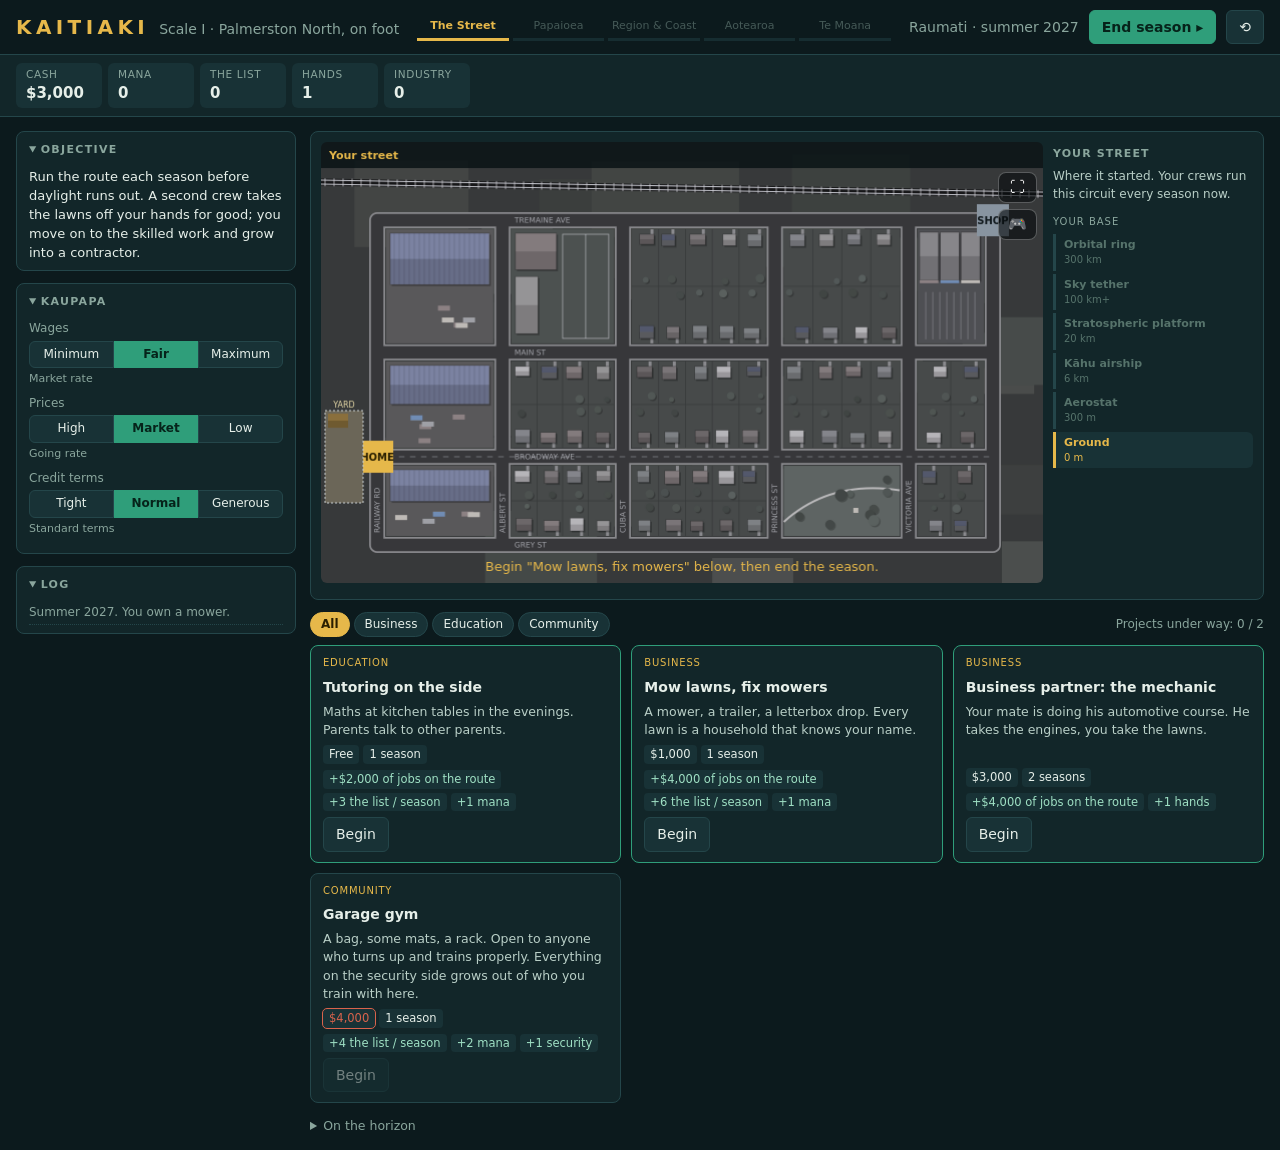
<file: game/index.html>
<!doctype html>
<html lang="en">
<head>
<meta charset="utf-8">
<meta name="viewport" content="width=device-width, initial-scale=1, viewport-fit=cover">
<meta name="mobile-web-app-capable" content="yes">
<meta name="apple-mobile-web-app-capable" content="yes">
<title>Kaitiaki — from the street to the sea</title>
<link rel="stylesheet" href="style.css">
</head>
<body>
<header>
  <div class="brand"><h1>KAITIAKI</h1><span id="scale"></span></div>
  <div id="steps" class="steps"></div>
  <div class="head-r"><span id="date"></span><button id="end" class="primary">End season ▸</button><button id="menu" title="New game">⟲</button></div>
</header>
<div id="stats" class="stats"></div>
<main>
  <aside class="left">
    <details class="sec" open><summary>Objective</summary><p id="goal"></p></details>
    <details class="sec" open><summary>Kaupapa</summary><div id="policies"></div></details>
    <details class="sec" open><summary>Powers and partners</summary><div id="meters"></div></details>
    <details class="sec" open><summary>Log</summary><div id="log" class="log"></div></details>
  </aside>
  <div class="centre">
    <div id="scene" class="scene"></div>
    <div class="bar"><div id="tabs" class="tabs"></div><div id="slots" class="slots"></div></div>
    <div id="active" class="active"></div>
    <div id="cards" class="cards"></div>
    <details id="horizon" class="horizon"><summary>On the horizon</summary><div id="horizon-list"></div></details>
  </div>
</main>
<div id="modal" class="modal"><div class="box"><h2 id="m-title"></h2><p id="m-text"></p><div id="m-choices"></div></div></div>
<script>if (innerWidth < 860) document.querySelectorAll("details.sec").forEach(d => d.removeAttribute("open"));</script>
<script src="data.js"></script>
<script src="engine.js"></script>
<script src="play.js"></script>
<script src="view.js"></script>
<script src="ui.js"></script>
</body>
</html>
</file>
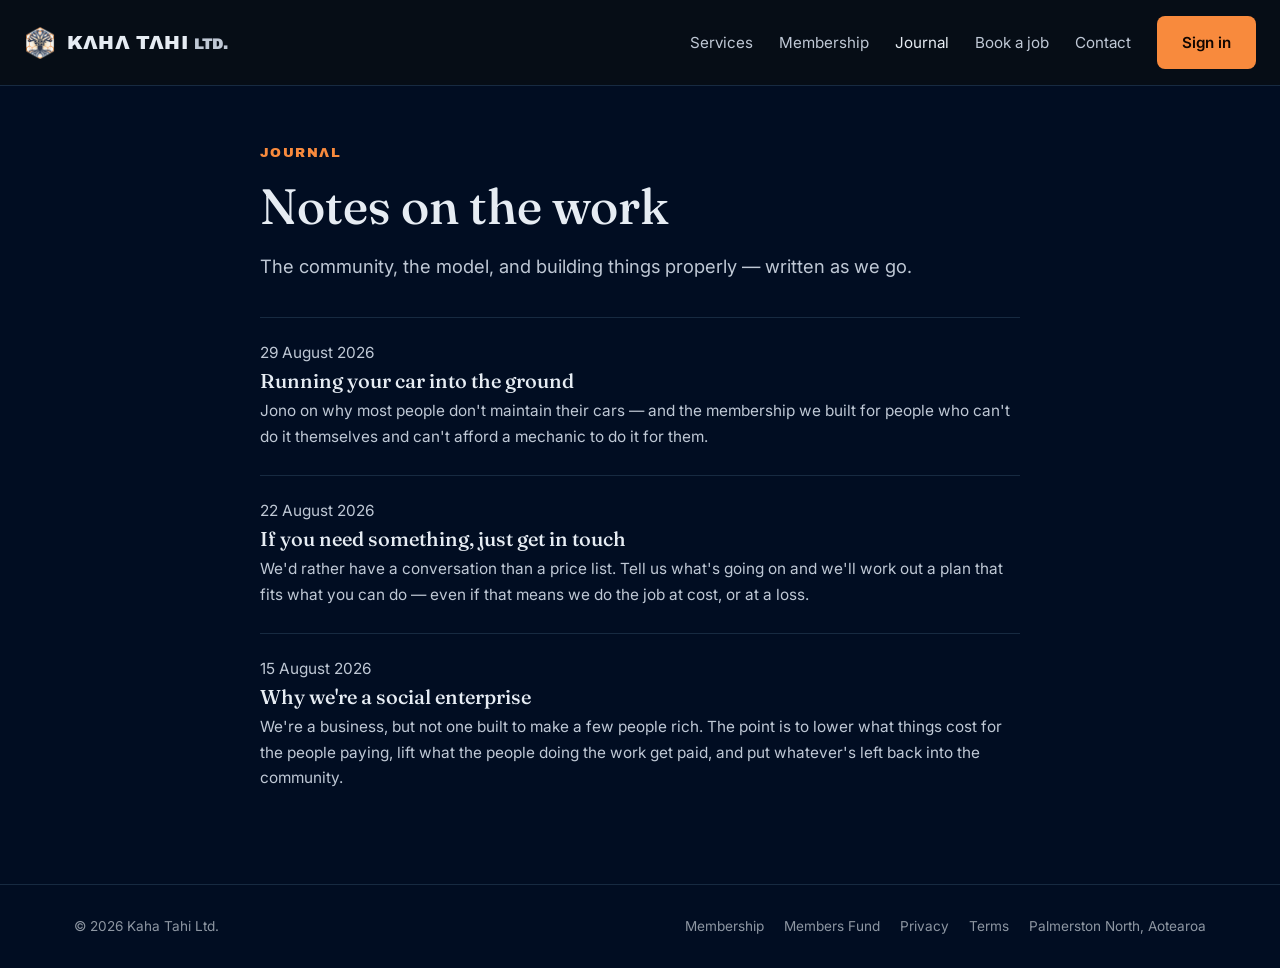
<file: journal/index.html>
<!DOCTYPE html>
<html lang="en-NZ">
<head>
<meta charset="utf-8">
<meta name="viewport" content="width=device-width, initial-scale=1">
<meta name="color-scheme" content="dark">
<script async src="https://www.googletagmanager.com/gtag/js?id=AW-18390096781"></script>
<script>
  window.dataLayer = window.dataLayer || [];
  function gtag(){dataLayer.push(arguments);}
  gtag('js', new Date());
  gtag('config', 'AW-18390096781');
</script>
<title>Journal — Kaha Tahi Ltd</title>
<meta name="description" content="Notes from Kaha Tahi Ltd on the work, the community, and building a social enterprise in Palmerston North.">
<link rel="canonical" href="https://kahatahi.co.nz/journal/">
<meta property="og:type" content="website">
<meta property="og:site_name" content="Kaha Tahi Ltd">
<meta property="og:title" content="Journal">
<meta property="og:description" content="Notes from Kaha Tahi Ltd on the work, the community, and building a social enterprise in Palmerston North.">
<meta property="og:url" content="https://kahatahi.co.nz/journal/">
<meta property="og:image" content="https://kahatahi.co.nz/assets/webasset.png">
<meta name="twitter:card" content="summary_large_image">
<link rel="icon" type="image/svg+xml" href="/favicon/favicon.svg">
<link rel="icon" type="image/png" href="/favicon/favicon-96x96.png" sizes="96x96">
<link rel="shortcut icon" href="/favicon/favicon.ico">
<link rel="apple-touch-icon" sizes="180x180" href="/favicon/apple-touch-icon.png">
<link rel="manifest" href="/favicon/site.webmanifest">
<link rel="preconnect" href="https://fonts.googleapis.com">
<link rel="preconnect" href="https://fonts.gstatic.com" crossorigin>
<link href="https://fonts.googleapis.com/css2?family=Fraunces:wght@400;500;600&family=Inter:wght@400;500;600&family=Archivo+Black&display=swap" rel="stylesheet">
<link rel="stylesheet" href="/assets/site.css?v=10">
</head>
<body>
  <nav class="nav">
    <a class="nav-brand" href="/">
      <img src="/assets/logo-tree.png" alt="" />
      <b>Kaha Tahi <span>Ltd.</span></b>
    </a>
    <div class="nav-links">
      <a href="/#services">Services</a>
      <a href="/membership/">Membership</a>
      <a href="/journal/" aria-current="page">Journal</a>
      <a href="/booking/">Book a job</a>
      <a href="/#contact">Contact</a>
      <a class="btn" href="/sign-in/">Sign in</a>
    </div>
  </nav>

  <main class="wrap-narrow article">
    <p class="kicker">Journal</p>
    <h1>Notes on the work</h1>
    <p class="lede">The community, the model, and building things properly — written as we go.</p>
    <div class="post-list" style="margin-top:36px">
      <a class="post-item" href="/journal/running-your-car-into-the-ground/">
        <p class="article-meta">29 August 2026</p>
        <h3>Running your car into the ground</h3>
        <p>Jono on why most people don&#x27;t maintain their cars — and the membership we built for people who can&#x27;t do it themselves and can&#x27;t afford a mechanic to do it for them.</p>
      </a>
      <a class="post-item" href="/journal/just-get-in-touch/">
        <p class="article-meta">22 August 2026</p>
        <h3>If you need something, just get in touch</h3>
        <p>We&#x27;d rather have a conversation than a price list. Tell us what&#x27;s going on and we&#x27;ll work out a plan that fits what you can do — even if that means we do the job at cost, or at a loss.</p>
      </a>
      <a class="post-item" href="/journal/why-a-social-enterprise/">
        <p class="article-meta">15 August 2026</p>
        <h3>Why we&#x27;re a social enterprise</h3>
        <p>We&#x27;re a business, but not one built to make a few people rich. The point is to lower what things cost for the people paying, lift what the people doing the work get paid, and put whatever&#x27;s left back into the community.</p>
      </a>
    </div>
  </main>

  <footer class="footer">
    <div class="wrap">
      <span>© 2026 Kaha Tahi Ltd.</span>
      <div class="footer-links">
        <a href="/membership/">Membership</a>
        <a href="/docs/members-fund/">Members Fund</a>
        <a href="https://accounts.kahatahi.co.nz/privacy.html">Privacy</a>
        <a href="https://accounts.kahatahi.co.nz/terms.html">Terms</a>
        <span>Palmerston North, Aotearoa</span>
      </div>
    </div>
  </footer>

</body>
</html>
</file>
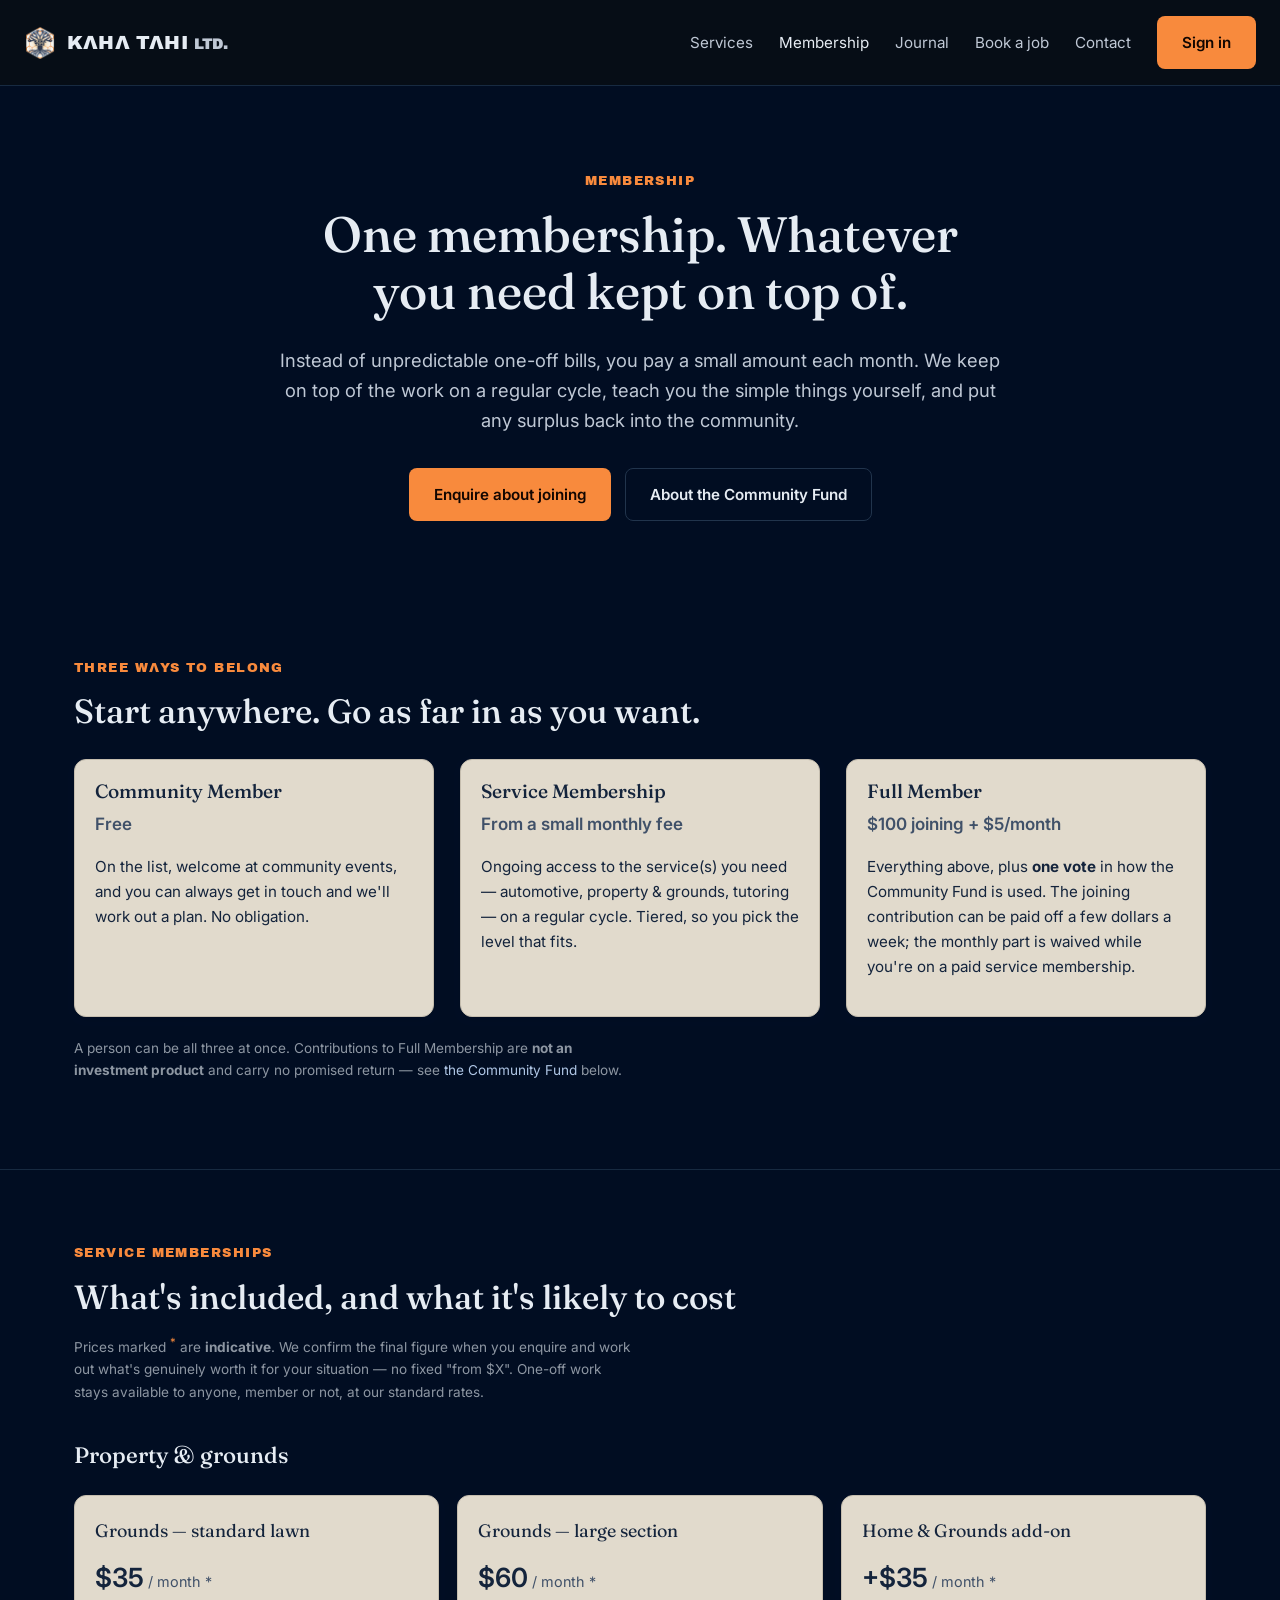
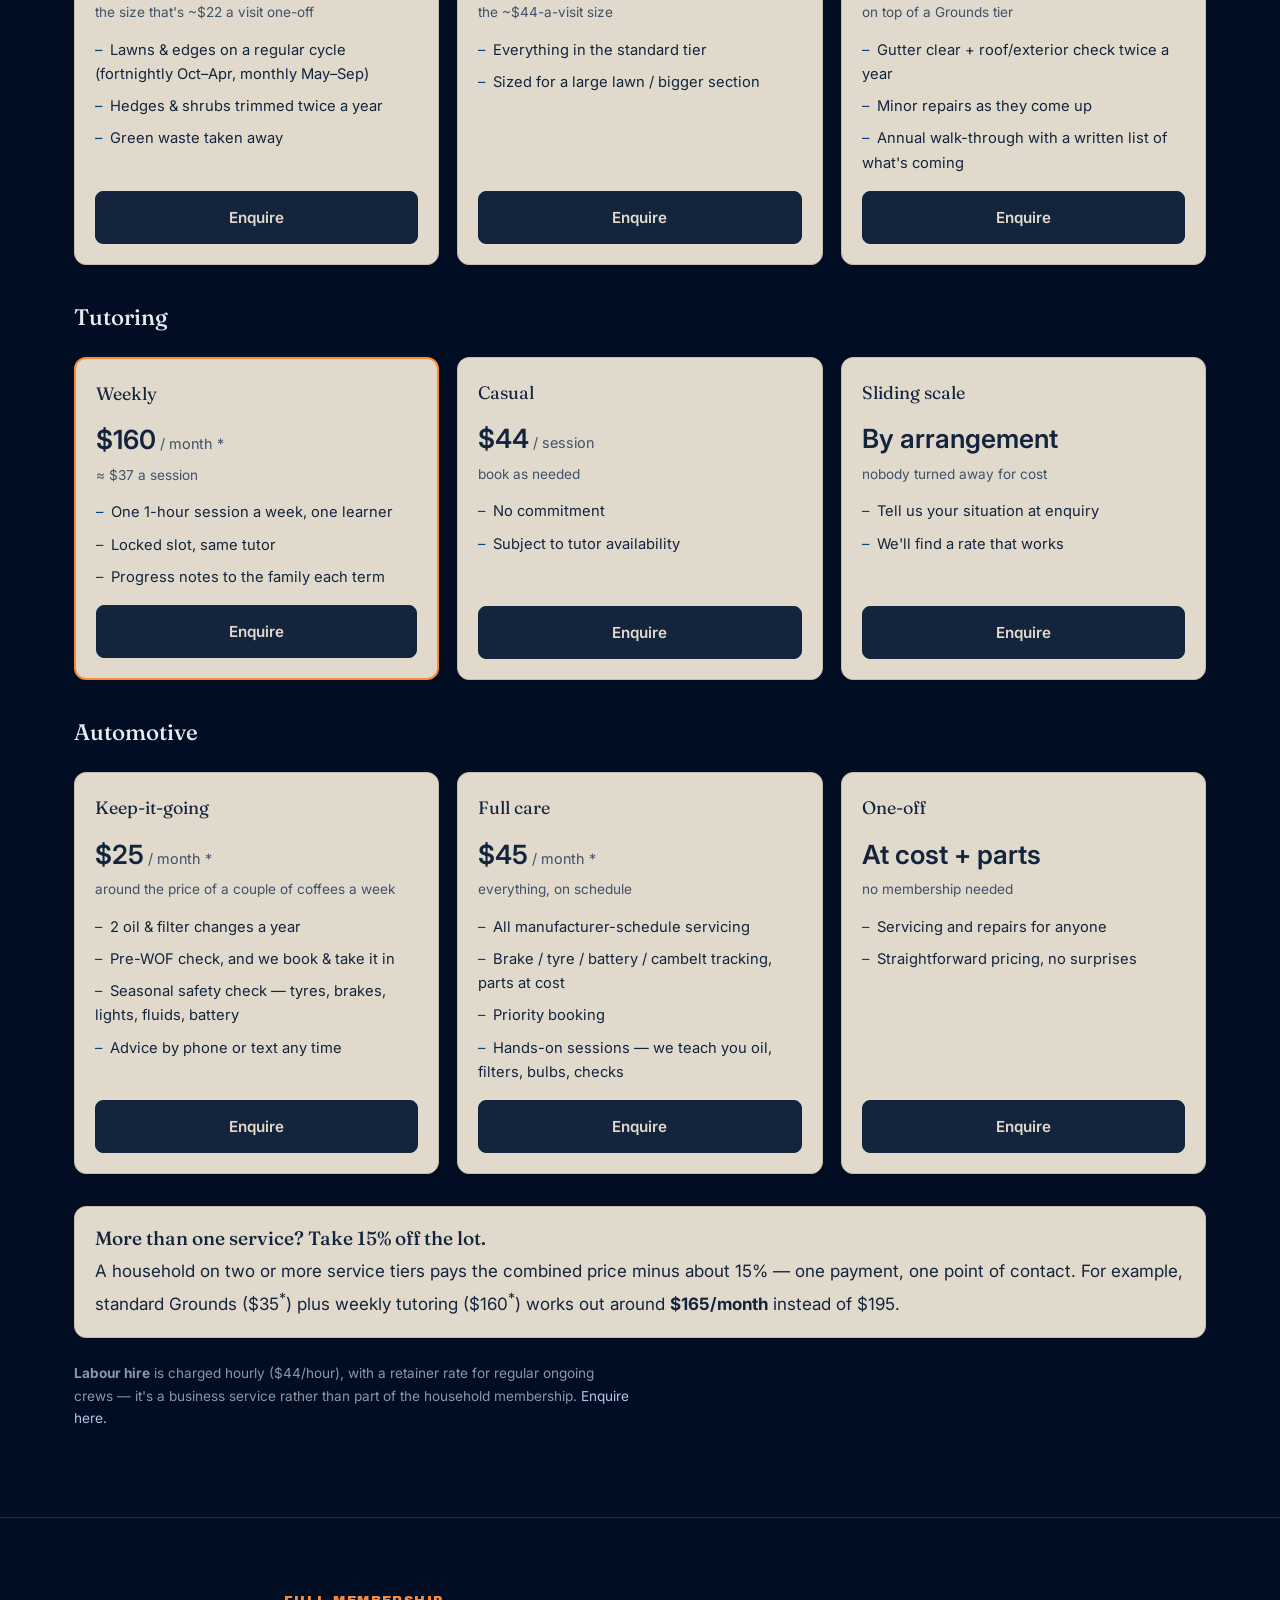
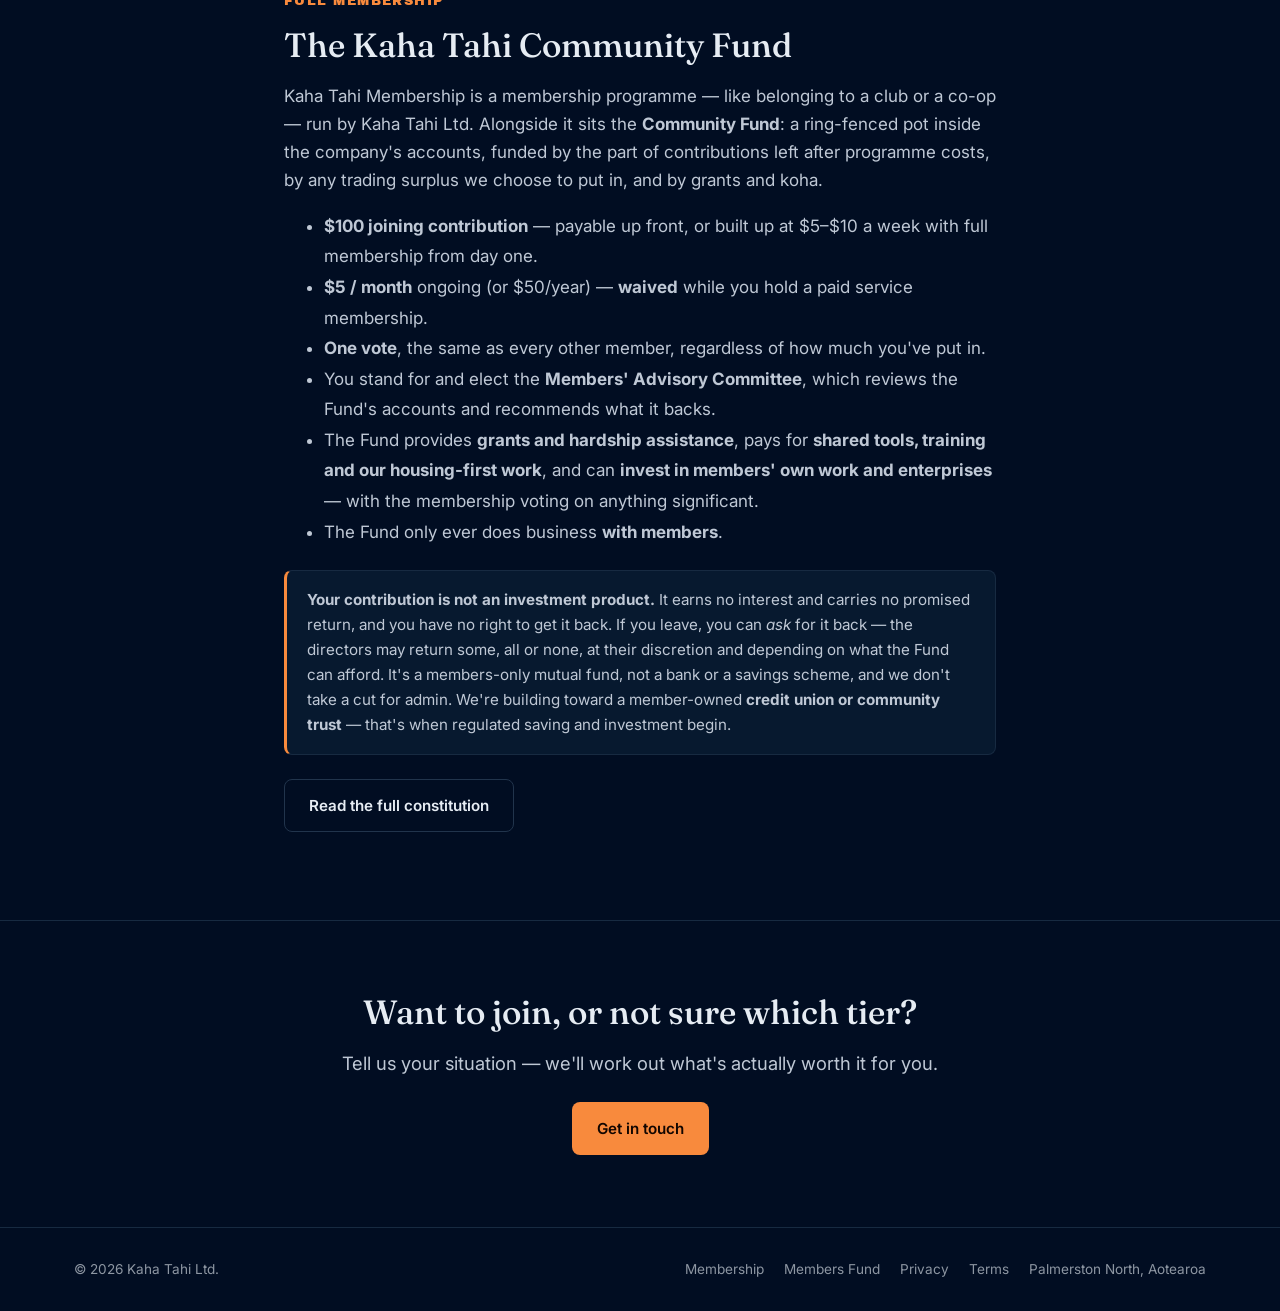
<file: membership/index.html>
<!DOCTYPE html>
<html lang="en-NZ">
<head>
<meta charset="utf-8">
<meta name="viewport" content="width=device-width, initial-scale=1">
<meta name="color-scheme" content="dark">

<!-- Google tag (gtag.js) -->
<script async src="https://www.googletagmanager.com/gtag/js?id=AW-18390096781"></script>
<script>
  window.dataLayer = window.dataLayer || [];
  function gtag(){dataLayer.push(arguments);}
  gtag('js', new Date());
  gtag('config', 'AW-18390096781');
</script>

<title>Membership — Kaha Tahi Ltd</title>
<meta name="description" content="One Kaha Tahi membership covers property maintenance, automotive care and tutoring on small monthly payments, plus a vote in the Community Fund. Indicative pricing and how it works.">
<link rel="canonical" href="https://kahatahi.co.nz/membership/">
<meta name="robots" content="index, follow">
<meta property="og:type" content="website">
<meta property="og:site_name" content="Kaha Tahi Ltd">
<meta property="og:title" content="Kaha Tahi Membership">
<meta property="og:description" content="One membership across property, automotive and tutoring — small monthly payments, work done on a regular cycle, and we teach you the simple things yourself.">
<meta property="og:url" content="https://kahatahi.co.nz/membership/">
<meta property="og:image" content="https://kahatahi.co.nz/assets/webasset.png">
<meta name="twitter:card" content="summary_large_image">

<link rel="icon" type="image/svg+xml" href="/favicon/favicon.svg">
<link rel="icon" type="image/png" href="/favicon/favicon-96x96.png" sizes="96x96">
<link rel="shortcut icon" href="/favicon/favicon.ico">
<link rel="apple-touch-icon" sizes="180x180" href="/favicon/apple-touch-icon.png">
<link rel="manifest" href="/favicon/site.webmanifest">
<link rel="preconnect" href="https://fonts.googleapis.com">
<link rel="preconnect" href="https://fonts.gstatic.com" crossorigin>
<link href="https://fonts.googleapis.com/css2?family=Fraunces:wght@400;500;600&family=Inter:wght@400;500;600&family=Archivo+Black&display=swap" rel="stylesheet">
<link rel="stylesheet" href="/assets/site.css?v=10">
</head>
<body>

  <nav class="nav">
    <a class="nav-brand" href="/">
      <img src="/assets/logo-tree.png" alt="" />
      <b>Kaha Tahi <span>Ltd.</span></b>
    </a>
    <div class="nav-links">
      <a href="/#services">Services</a>
      <a href="/membership/" aria-current="page">Membership</a>
      <a href="/journal/">Journal</a>
      <a href="/booking/">Book a job</a>
      <a href="/#contact">Contact</a>
      <a class="btn" href="/sign-in/">Sign in</a>
    </div>
  </nav>

  <header class="hero">
    <div class="wrap">
      <p class="kicker">Membership</p>
      <h1>One membership. Whatever you need&nbsp;kept on top of.</h1>
      <p class="lede">Instead of unpredictable one-off bills, you pay a small amount each month. We keep on top of the work on a regular cycle, teach you the simple things yourself, and put any surplus back into the community.</p>
      <div class="hero-actions">
        <a class="btn" href="/#contact">Enquire about joining</a>
        <a class="btn btn-ghost" href="#fund">About the Community Fund</a>
      </div>
    </div>
  </header>

  <!-- WAYS TO BELONG -->
  <section class="section">
    <div class="wrap">
      <p class="kicker">Three ways to belong</p>
      <h2>Start anywhere. Go as far in as you want.</h2>
      <div class="grid grid-3" style="margin-top:28px">
        <div class="card">
          <h3>Community Member</h3>
          <p style="color:var(--text-faint);font-weight:600">Free</p>
          <p style="color:var(--text-muted);font-size:0.95rem">On the list, welcome at community events, and you can always get in touch and we'll work out a plan. No obligation.</p>
        </div>
        <div class="card">
          <h3>Service Membership</h3>
          <p style="color:var(--text-faint);font-weight:600">From a small monthly fee</p>
          <p style="color:var(--text-muted);font-size:0.95rem">Ongoing access to the service(s) you need — automotive, property &amp; grounds, tutoring — on a regular cycle. Tiered, so you pick the level that fits.</p>
        </div>
        <div class="card">
          <h3>Full Member</h3>
          <p style="color:var(--text-faint);font-weight:600">$100 joining + $5/month</p>
          <p style="color:var(--text-muted);font-size:0.95rem">Everything above, plus <strong>one vote</strong> in how the Community Fund is used. The joining contribution can be paid off a few dollars a week; the monthly part is waived while you're on a paid service membership.</p>
        </div>
      </div>
      <p class="fineprint" style="margin-top:20px">A person can be all three at once. Contributions to Full Membership are <strong>not an investment product</strong> and carry no promised return — see <a href="#fund">the Community Fund</a> below.</p>
    </div>
  </section>

  <!-- PRICING -->
  <section class="section">
    <div class="wrap">
      <p class="kicker">Service memberships</p>
      <h2>What's included, and what it's likely to cost</h2>
      <p class="fineprint">
        Prices marked <sup>*</sup> are <strong>indicative</strong>. We confirm the
        final figure when you enquire and work out what's genuinely worth it for
        your situation — no fixed "from $X". One-off work stays available to
        anyone, member or not, at our standard rates.
      </p>

      <h3 id="property" style="margin-top:40px;font-family:var(--font-head);font-size:1.4rem">Property &amp; grounds</h3>
      <div class="tiers">
        <div class="tier">
          <div class="tier-name">Grounds — standard lawn</div>
          <div class="tier-price">$35<small> / month *</small></div>
          <div class="tier-note">the size that's ~$22 a visit one-off</div>
          <ul>
            <li>Lawns &amp; edges on a regular cycle (fortnightly Oct–Apr, monthly May–Sep)</li>
            <li>Hedges &amp; shrubs trimmed twice a year</li>
            <li>Green waste taken away</li>
          </ul>
          <a class="btn btn-ghost" href="/#contact">Enquire</a>
        </div>
        <div class="tier">
          <div class="tier-name">Grounds — large section</div>
          <div class="tier-price">$60<small> / month *</small></div>
          <div class="tier-note">the ~$44-a-visit size</div>
          <ul>
            <li>Everything in the standard tier</li>
            <li>Sized for a large lawn / bigger section</li>
          </ul>
          <a class="btn btn-ghost" href="/#contact">Enquire</a>
        </div>
        <div class="tier">
          <div class="tier-name">Home &amp; Grounds add-on</div>
          <div class="tier-price">+$35<small> / month *</small></div>
          <div class="tier-note">on top of a Grounds tier</div>
          <ul>
            <li>Gutter clear + roof/exterior check twice a year</li>
            <li>Minor repairs as they come up</li>
            <li>Annual walk-through with a written list of what's coming</li>
          </ul>
          <a class="btn btn-ghost" href="/#contact">Enquire</a>
        </div>
      </div>

      <h3 id="tutoring" style="margin-top:40px;font-family:var(--font-head);font-size:1.4rem">Tutoring</h3>
      <div class="tiers">
        <div class="tier featured">
          <div class="tier-name">Weekly</div>
          <div class="tier-price">$160<small> / month *</small></div>
          <div class="tier-note">≈ $37 a session</div>
          <ul>
            <li>One 1-hour session a week, one learner</li>
            <li>Locked slot, same tutor</li>
            <li>Progress notes to the family each term</li>
          </ul>
          <a class="btn btn-ghost" href="/#contact">Enquire</a>
        </div>
        <div class="tier">
          <div class="tier-name">Casual</div>
          <div class="tier-price">$44<small> / session</small></div>
          <div class="tier-note">book as needed</div>
          <ul>
            <li>No commitment</li>
            <li>Subject to tutor availability</li>
          </ul>
          <a class="btn btn-ghost" href="/#contact">Enquire</a>
        </div>
        <div class="tier">
          <div class="tier-name">Sliding scale</div>
          <div class="tier-price">By arrangement</div>
          <div class="tier-note">nobody turned away for cost</div>
          <ul>
            <li>Tell us your situation at enquiry</li>
            <li>We'll find a rate that works</li>
          </ul>
          <a class="btn btn-ghost" href="/#contact">Enquire</a>
        </div>
      </div>

      <h3 id="automotive" style="margin-top:40px;font-family:var(--font-head);font-size:1.4rem">Automotive</h3>
      <div class="tiers">
        <div class="tier">
          <div class="tier-name">Keep-it-going</div>
          <div class="tier-price">$25<small> / month *</small></div>
          <div class="tier-note">around the price of a couple of coffees a week</div>
          <ul>
            <li>2 oil &amp; filter changes a year</li>
            <li>Pre-WOF check, and we book &amp; take it in</li>
            <li>Seasonal safety check — tyres, brakes, lights, fluids, battery</li>
            <li>Advice by phone or text any time</li>
          </ul>
          <a class="btn btn-ghost" href="/#contact">Enquire</a>
        </div>
        <div class="tier">
          <div class="tier-name">Full care</div>
          <div class="tier-price">$45<small> / month *</small></div>
          <div class="tier-note">everything, on schedule</div>
          <ul>
            <li>All manufacturer-schedule servicing</li>
            <li>Brake / tyre / battery / cambelt tracking, parts at cost</li>
            <li>Priority booking</li>
            <li>Hands-on sessions — we teach you oil, filters, bulbs, checks</li>
          </ul>
          <a class="btn btn-ghost" href="/#contact">Enquire</a>
        </div>
        <div class="tier">
          <div class="tier-name">One-off</div>
          <div class="tier-price">At cost + parts</div>
          <div class="tier-note">no membership needed</div>
          <ul>
            <li>Servicing and repairs for anyone</li>
            <li>Straightforward pricing, no surprises</li>
          </ul>
          <a class="btn btn-ghost" href="/#contact">Enquire</a>
        </div>
      </div>

      <div class="card" style="margin-top:32px">
        <h3>More than one service? Take 15% off the lot.</h3>
        <p style="color:var(--text-muted);margin:0">A household on two or more service tiers pays the combined price minus about 15% — one payment, one point of contact. For example, standard Grounds ($35<sup>*</sup>) plus weekly tutoring ($160<sup>*</sup>) works out around <strong>$165/month</strong> instead of $195.</p>
      </div>

      <p class="fineprint" style="margin-top:24px"><strong>Labour hire</strong> is charged hourly ($44/hour), with a retainer rate for regular ongoing crews — it's a business service rather than part of the household membership. <a href="/#contact">Enquire here.</a></p>
    </div>
  </section>

  <!-- COMMUNITY FUND -->
  <section class="section" id="fund">
    <div class="wrap-narrow">
      <p class="kicker">Full membership</p>
      <h2>The Kaha Tahi Community Fund</h2>
      <p style="color:var(--text-muted)">Kaha Tahi Membership is a membership programme — like belonging to a club or a co-op — run by Kaha Tahi Ltd. Alongside it sits the <strong>Community Fund</strong>: a ring-fenced pot inside the company's accounts, funded by the part of contributions left after programme costs, by any trading surplus we choose to put in, and by grants and koha.</p>

      <ul style="color:var(--text-muted);line-height:1.8">
        <li><strong>$100 joining contribution</strong> — payable up front, or built up at $5–$10 a week with full membership from day one.</li>
        <li><strong>$5 / month</strong> ongoing (or $50/year) — <strong>waived</strong> while you hold a paid service membership.</li>
        <li><strong>One vote</strong>, the same as every other member, regardless of how much you've put in.</li>
        <li>You stand for and elect the <strong>Members' Advisory Committee</strong>, which reviews the Fund's accounts and recommends what it backs.</li>
        <li>The Fund provides <strong>grants and hardship assistance</strong>, pays for <strong>shared tools, training and our housing-first work</strong>, and can <strong>invest in members' own work and enterprises</strong> — with the membership voting on anything significant.</li>
        <li>The Fund only ever does business <strong>with members</strong>.</li>
      </ul>

      <div class="doc-callout">
        <strong>Your contribution is not an investment product.</strong> It earns
        no interest and carries no promised return, and you have no right to get
        it back. If you leave, you can <em>ask</em> for it back — the directors
        may return some, all or none, at their discretion and depending on what
        the Fund can afford. It's a members-only mutual fund, not a bank or a
        savings scheme, and we don't take a cut for admin. We're building toward a
        member-owned <strong>credit union or community trust</strong> — that's
        when regulated saving and investment begin.
      </div>

      <p style="margin-top:24px"><a class="btn btn-ghost" href="/docs/members-fund/">Read the full constitution</a></p>
    </div>
  </section>

  <section class="section">
    <div class="wrap-narrow" style="text-align:center">
      <h2>Want to join, or not sure which tier?</h2>
      <p class="lede" style="margin:0 auto 24px">Tell us your situation — we'll work out what's actually worth it for you.</p>
      <a class="btn" href="/#contact">Get in touch</a>
    </div>
  </section>

  <footer class="footer">
    <div class="wrap">
      <span>© 2026 Kaha Tahi Ltd.</span>
      <div class="footer-links">
        <a href="/membership/">Membership</a>
        <a href="/docs/members-fund/">Members Fund</a>
        <a href="https://accounts.kahatahi.co.nz/privacy.html">Privacy</a>
        <a href="https://accounts.kahatahi.co.nz/terms.html">Terms</a>
        <span>Palmerston North, Aotearoa</span>
      </div>
    </div>
  </footer>

</body>
</html>
</file>
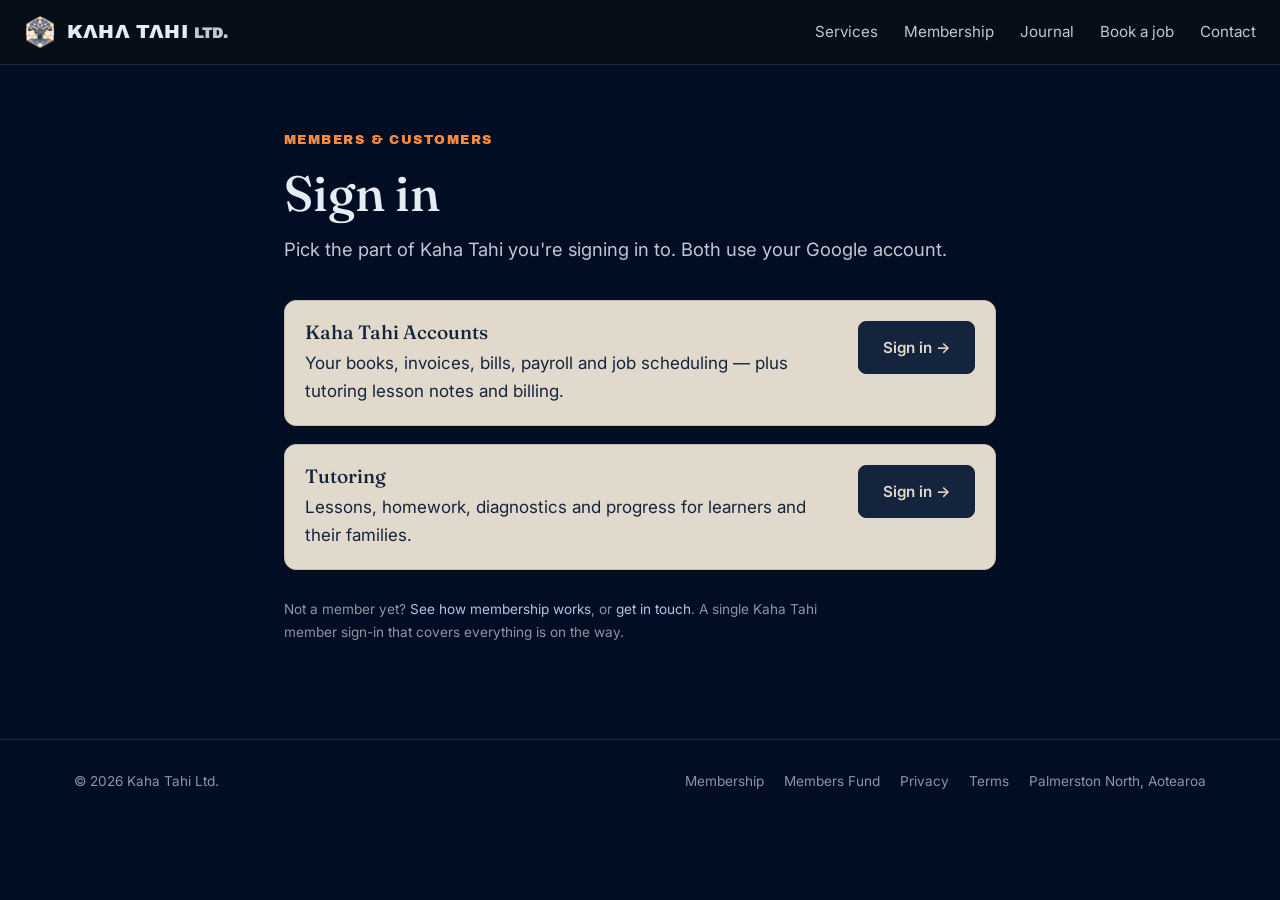
<file: sign-in/index.html>
<!DOCTYPE html>
<html lang="en-NZ">
<head>
<meta charset="utf-8">
<meta name="viewport" content="width=device-width, initial-scale=1">
<meta name="color-scheme" content="dark">
<script async src="https://www.googletagmanager.com/gtag/js?id=AW-18390096781"></script>
<script>
  window.dataLayer = window.dataLayer || [];
  function gtag(){dataLayer.push(arguments);}
  gtag('js', new Date());
  gtag('config', 'AW-18390096781');
</script>

<title>Sign in — Kaha Tahi Ltd</title>
<meta name="description" content="Sign in to Kaha Tahi Accounts or the tutoring app.">
<link rel="canonical" href="https://kahatahi.co.nz/sign-in/">
<meta name="robots" content="noindex, follow">
<meta name="theme-color" content="#010d22">

<link rel="icon" type="image/svg+xml" href="/favicon/favicon.svg">
<link rel="icon" type="image/png" href="/favicon/favicon-96x96.png" sizes="96x96">
<link rel="shortcut icon" href="/favicon/favicon.ico">
<link rel="apple-touch-icon" sizes="180x180" href="/favicon/apple-touch-icon.png">
<link rel="manifest" href="/favicon/site.webmanifest">
<link rel="preconnect" href="https://fonts.googleapis.com">
<link rel="preconnect" href="https://fonts.gstatic.com" crossorigin>
<link href="https://fonts.googleapis.com/css2?family=Fraunces:wght@400;500;600&family=Inter:wght@400;500;600&family=Archivo+Black&display=swap" rel="stylesheet">
<link rel="stylesheet" href="/assets/site.css?v=10">
</head>
<body>

  <nav class="nav">
    <a class="nav-brand" href="/">
      <img src="/assets/logo-tree.png" alt="" />
      <b>Kaha Tahi <span>Ltd.</span></b>
    </a>
    <div class="nav-links">
      <a href="/#services">Services</a>
      <a href="/membership/">Membership</a>
      <a href="/journal/">Journal</a>
      <a href="/booking/">Book a job</a>
      <a href="/#contact">Contact</a>
    </div>
  </nav>

  <main class="wrap-narrow" style="padding:64px 24px 80px">
    <p class="kicker">Members &amp; customers</p>
    <h1 style="margin-bottom:12px">Sign in</h1>
    <p class="lede" style="margin-bottom:36px">Pick the part of Kaha Tahi you're signing in to. Both use your Google account.</p>

    <div class="grid" style="gap:18px">

      <a class="card" href="https://accounts.kahatahi.co.nz" style="display:flex; gap:20px; align-items:flex-start; text-decoration:none">
        <div style="flex:1">
          <h3 style="margin-bottom:6px">Kaha Tahi Accounts</h3>
          <p style="margin:0">Your books, invoices, bills, payroll and job scheduling — plus tutoring lesson notes and billing.</p>
        </div>
        <span class="btn" style="flex:none">Sign in →</span>
      </a>

      <a class="card" href="https://tutoring.kahatahi.co.nz" style="display:flex; gap:20px; align-items:flex-start; text-decoration:none">
        <div style="flex:1">
          <h3 style="margin-bottom:6px">Tutoring</h3>
          <p style="margin:0">Lessons, homework, diagnostics and progress for learners and their families.</p>
        </div>
        <span class="btn" style="flex:none">Sign in →</span>
      </a>

    </div>

    <p class="fineprint" style="margin-top:28px">
      Not a member yet? <a href="/membership/">See how membership works</a>, or
      <a href="/#contact">get in touch</a>. A single Kaha Tahi member sign-in that
      covers everything is on the way.
    </p>
  </main>

  <footer class="footer">
    <div class="wrap">
      <span>© 2026 Kaha Tahi Ltd.</span>
      <div class="footer-links">
        <a href="/membership/">Membership</a>
        <a href="/docs/members-fund/">Members Fund</a>
        <a href="https://accounts.kahatahi.co.nz/privacy.html">Privacy</a>
        <a href="https://accounts.kahatahi.co.nz/terms.html">Terms</a>
        <span>Palmerston North, Aotearoa</span>
      </div>
    </div>
  </footer>

</body>
</html>
</file>
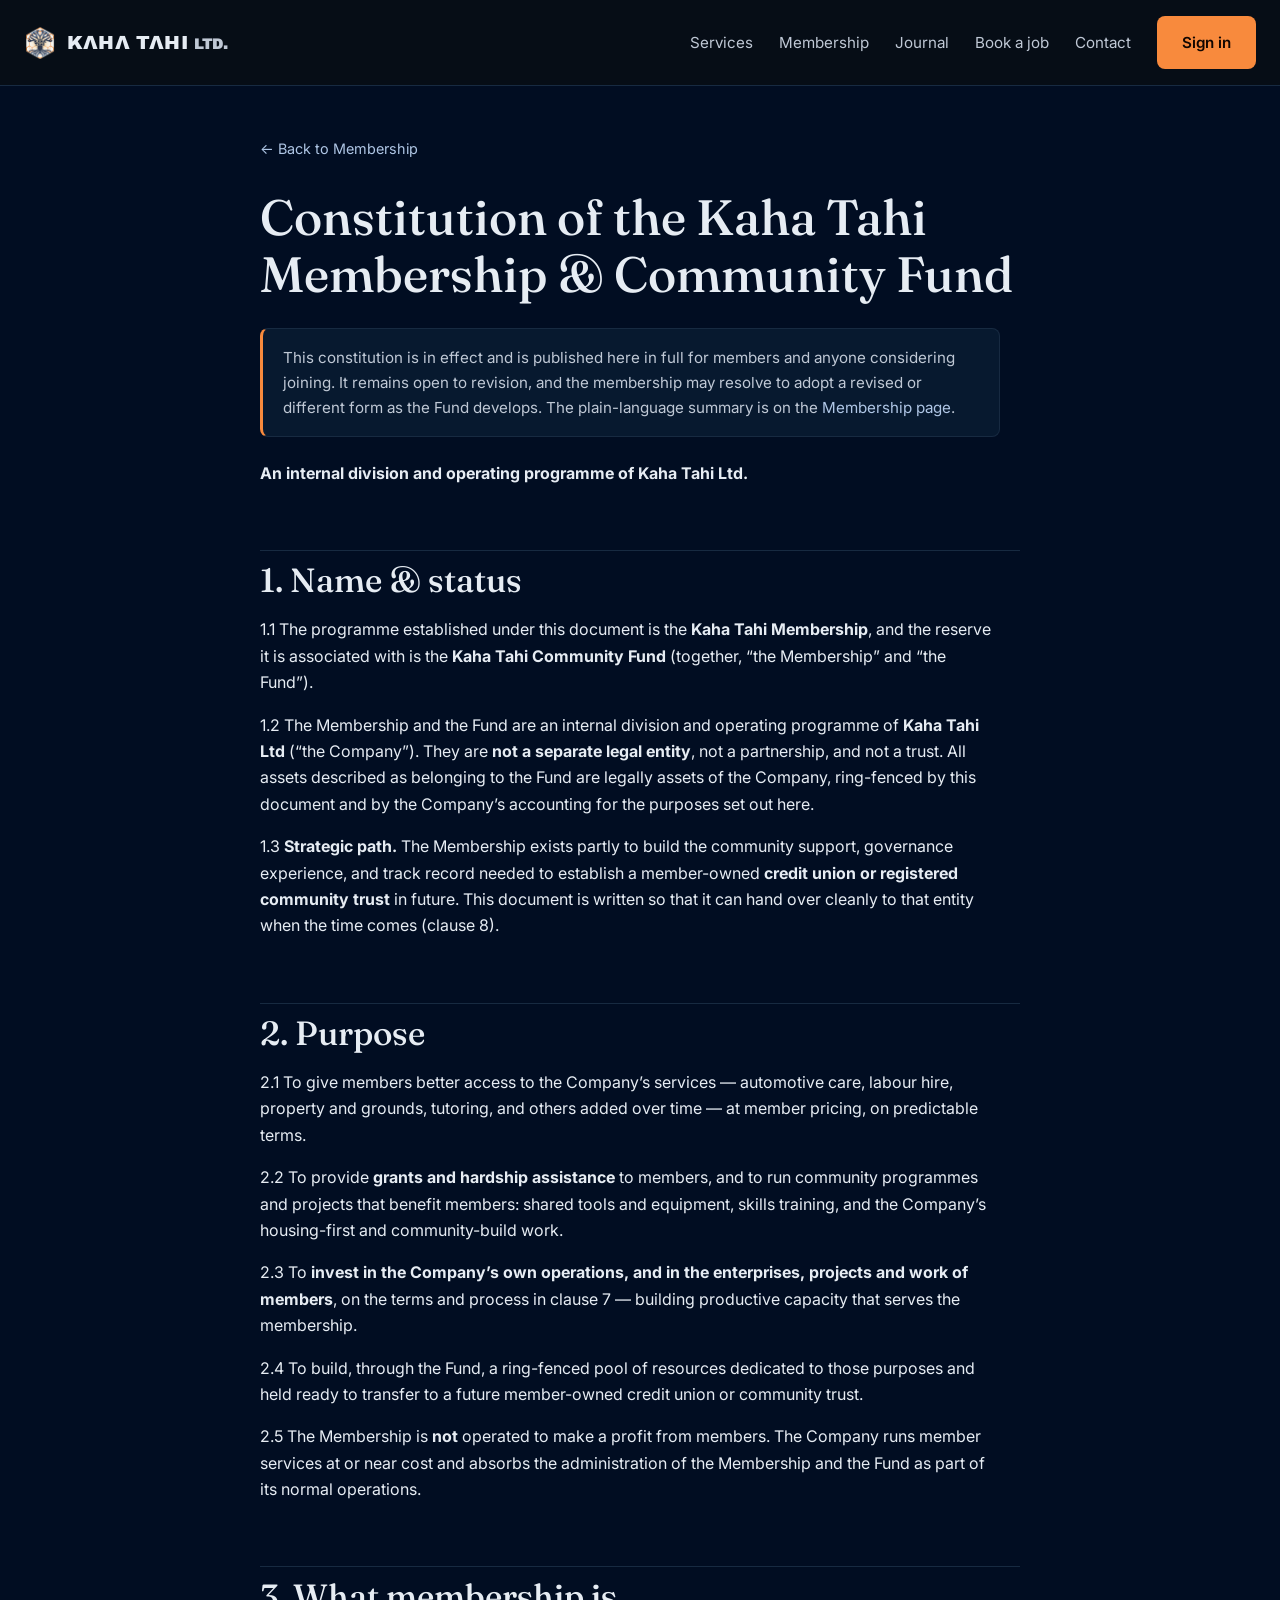
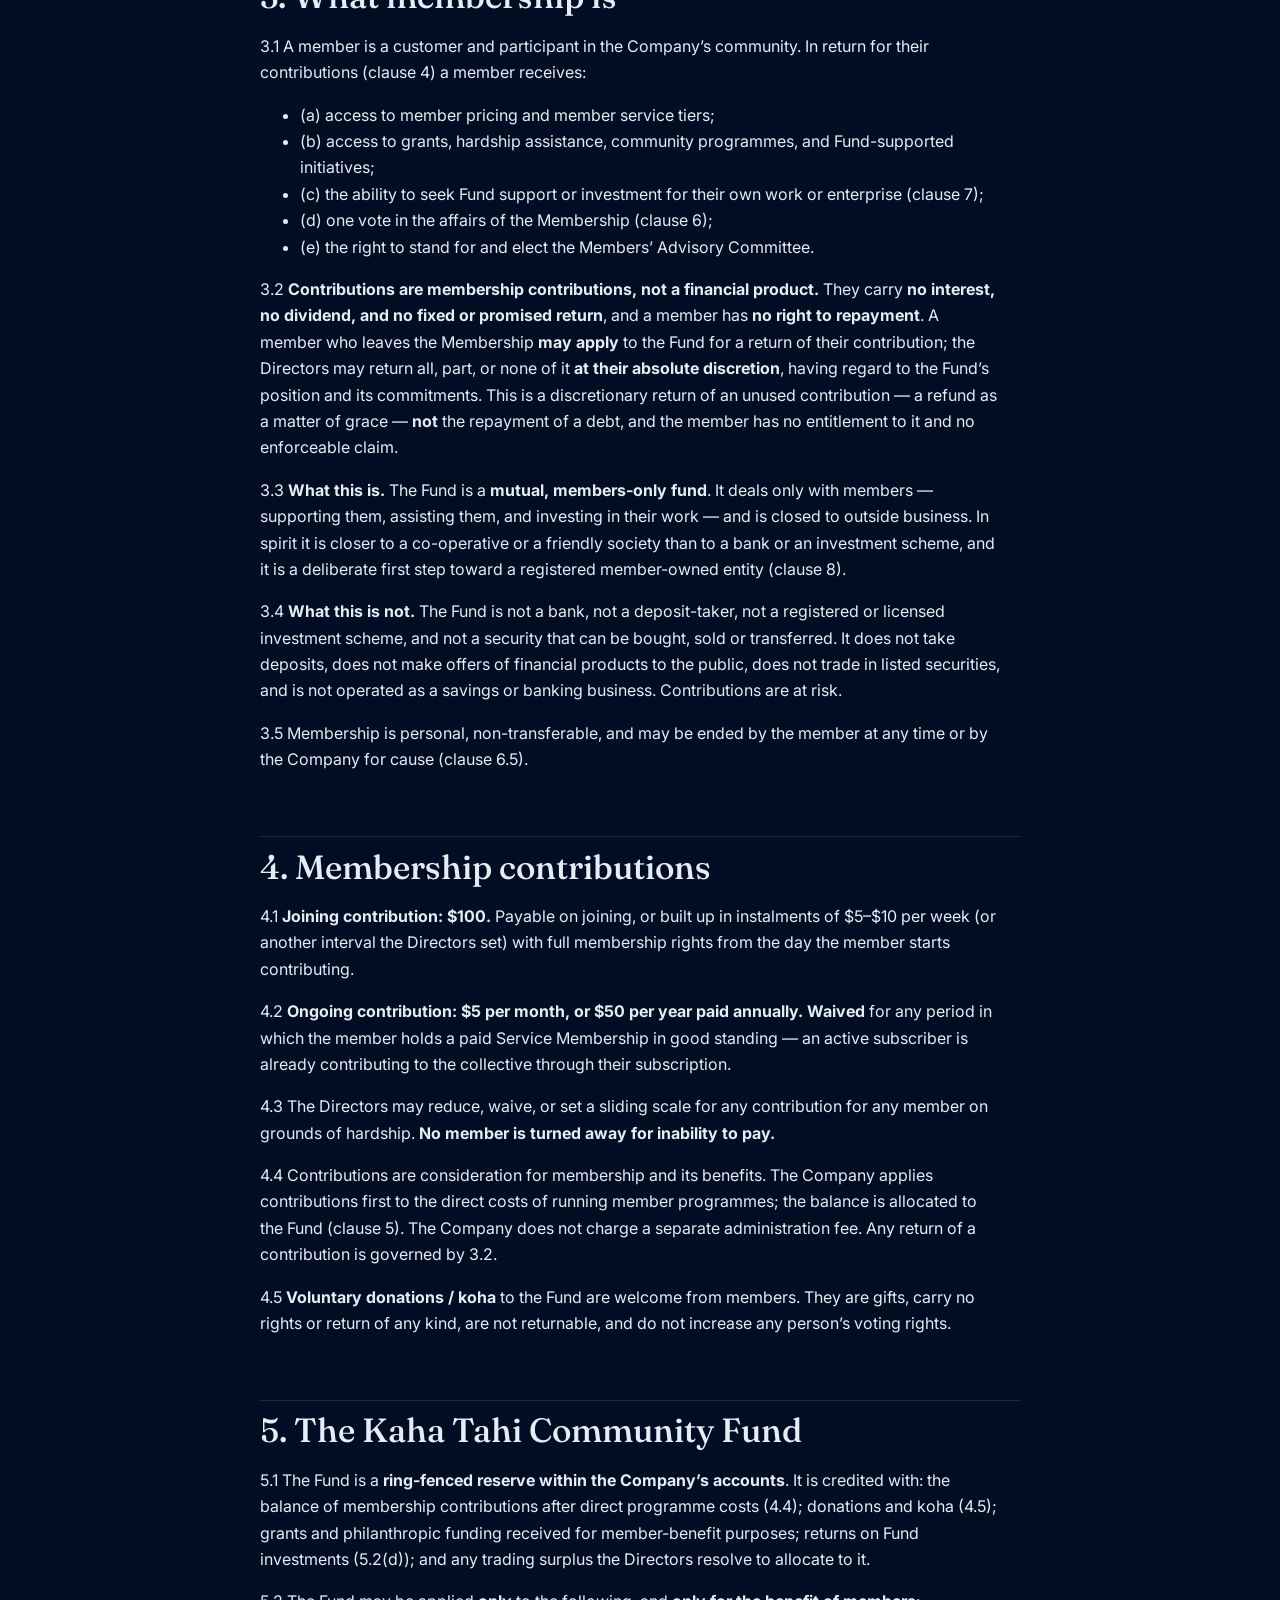
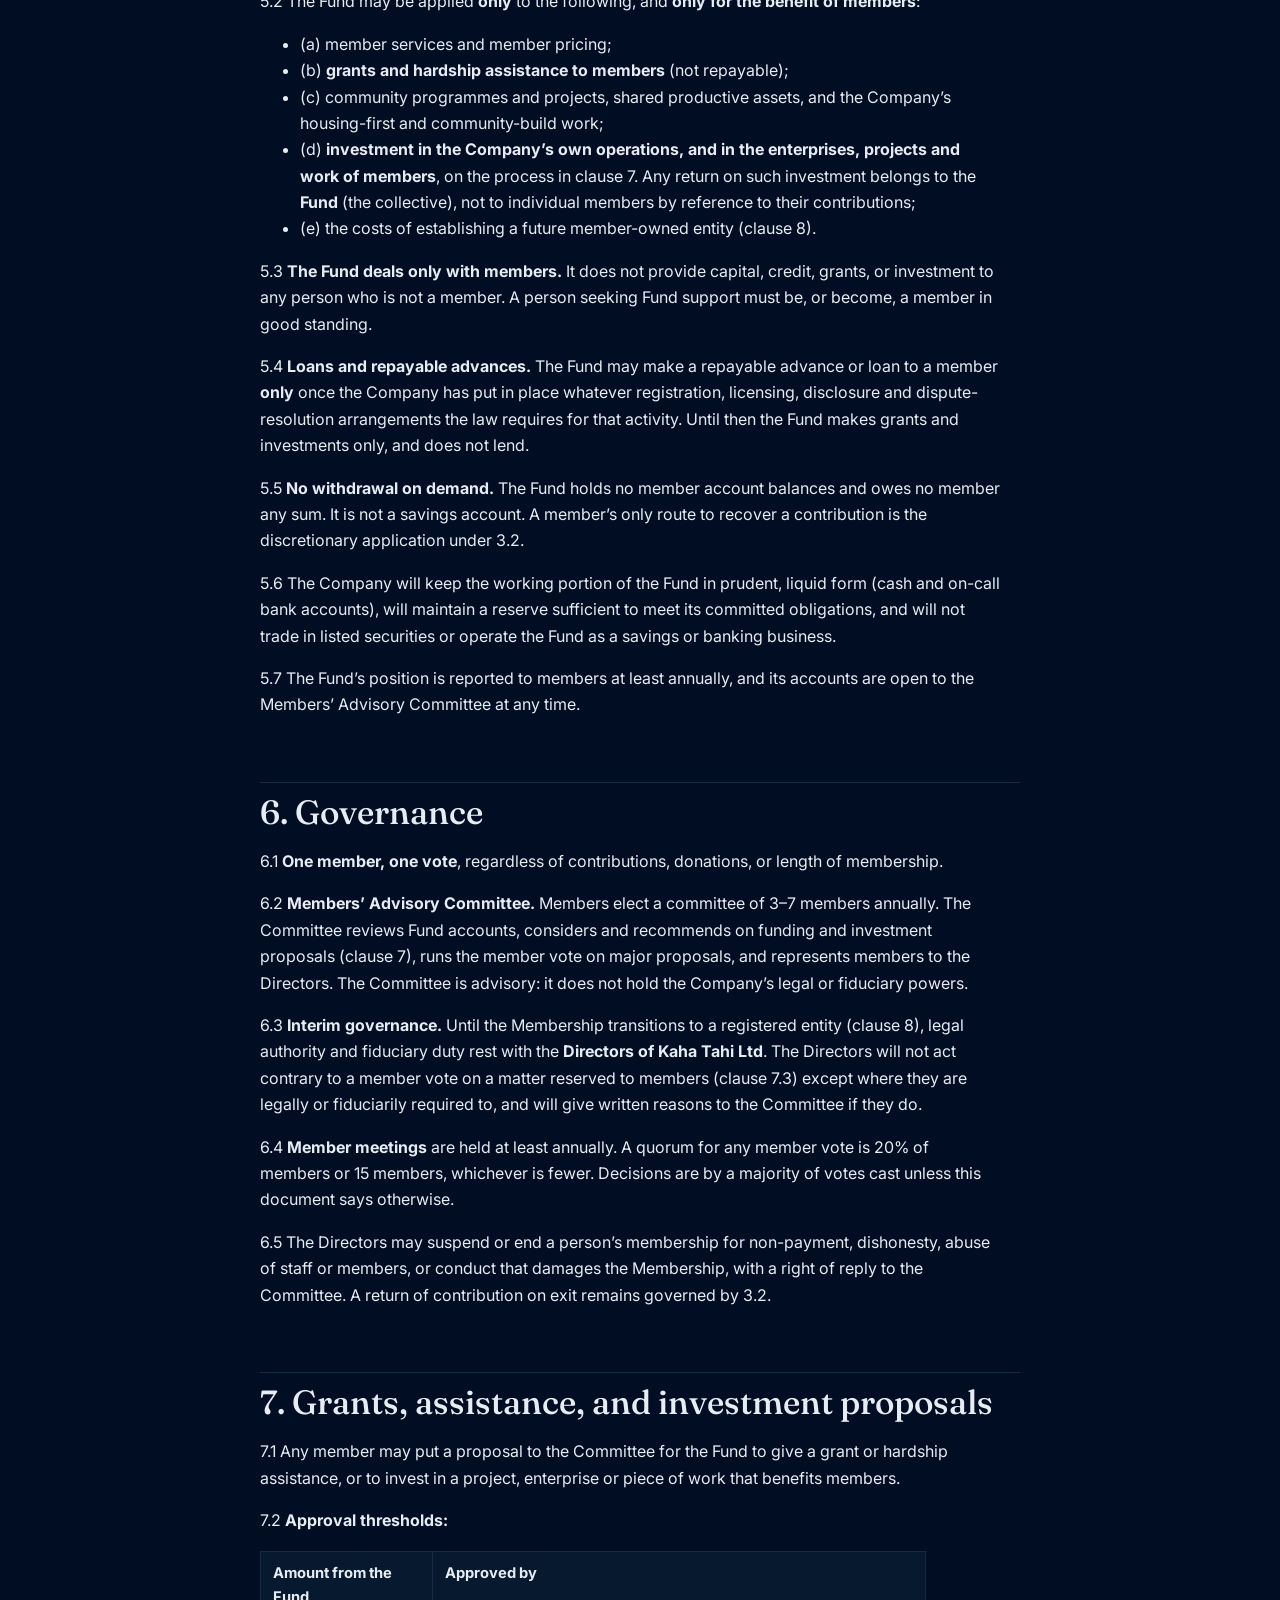
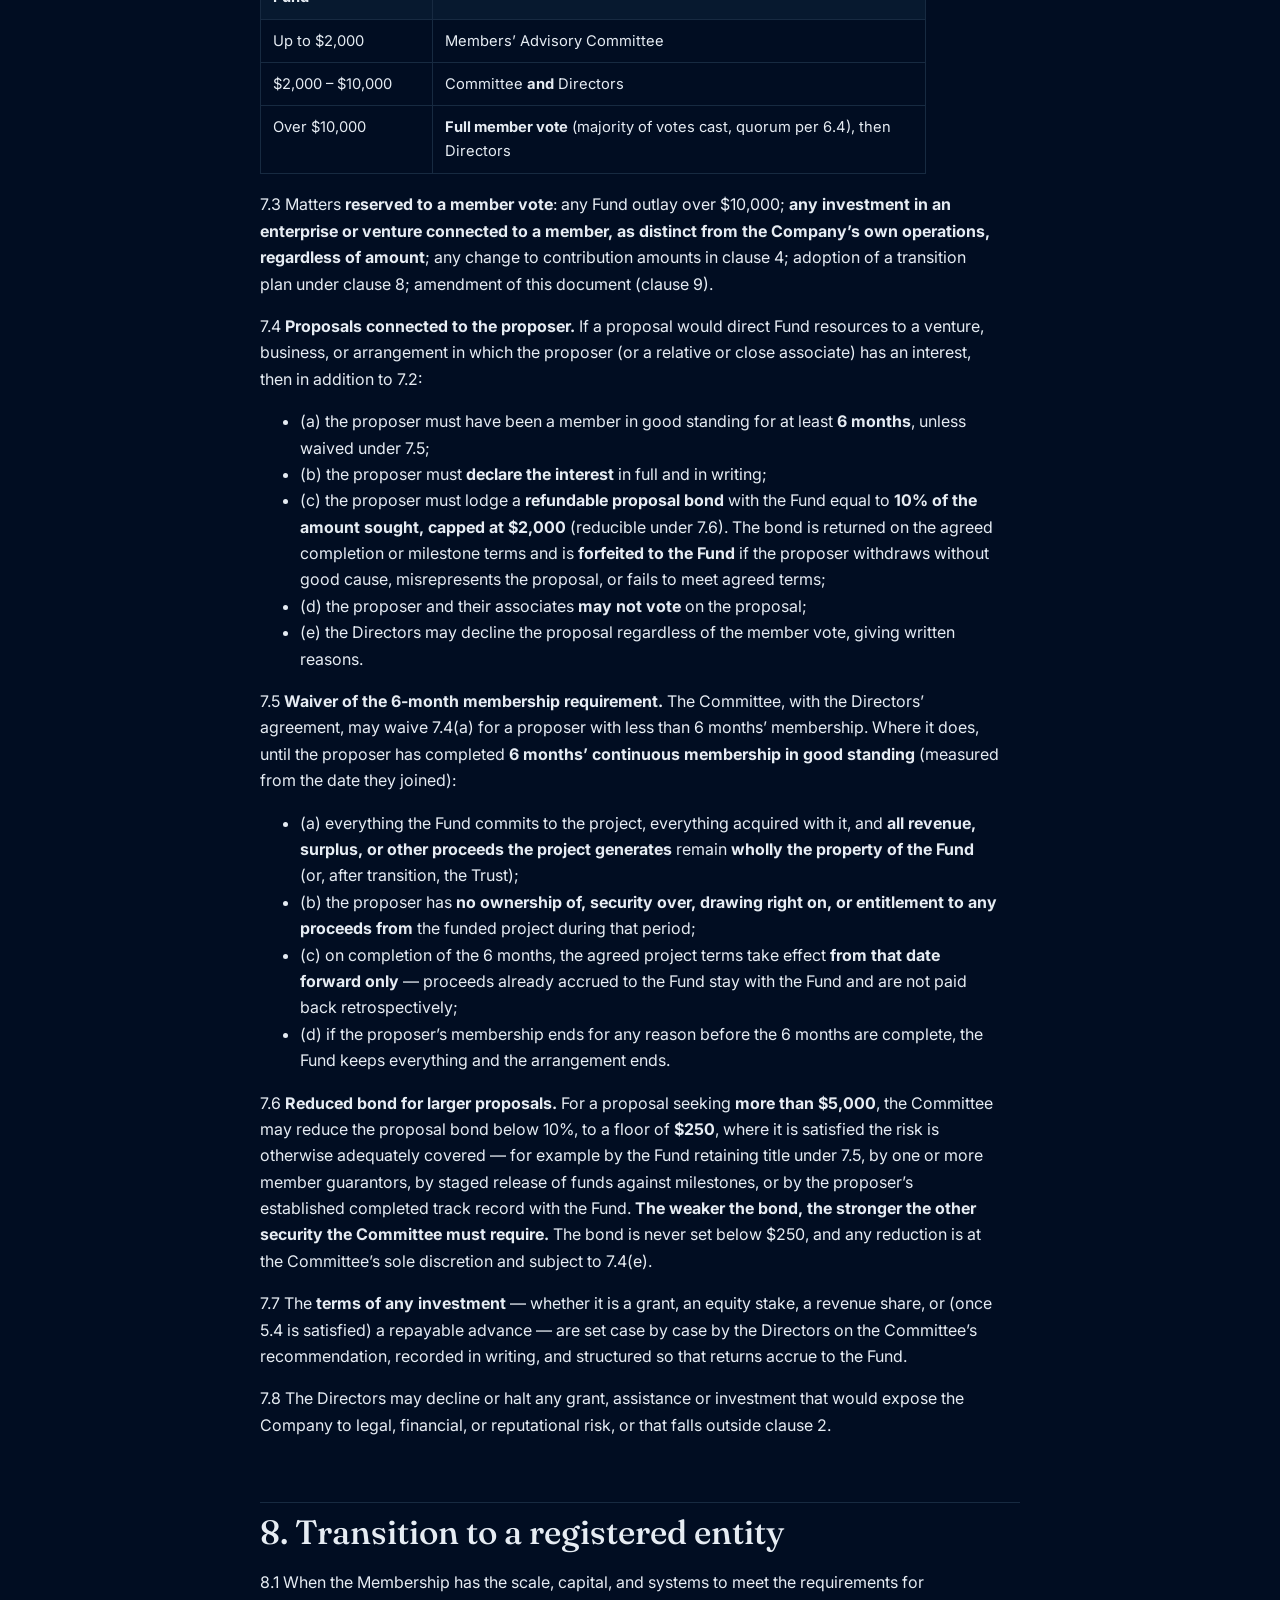
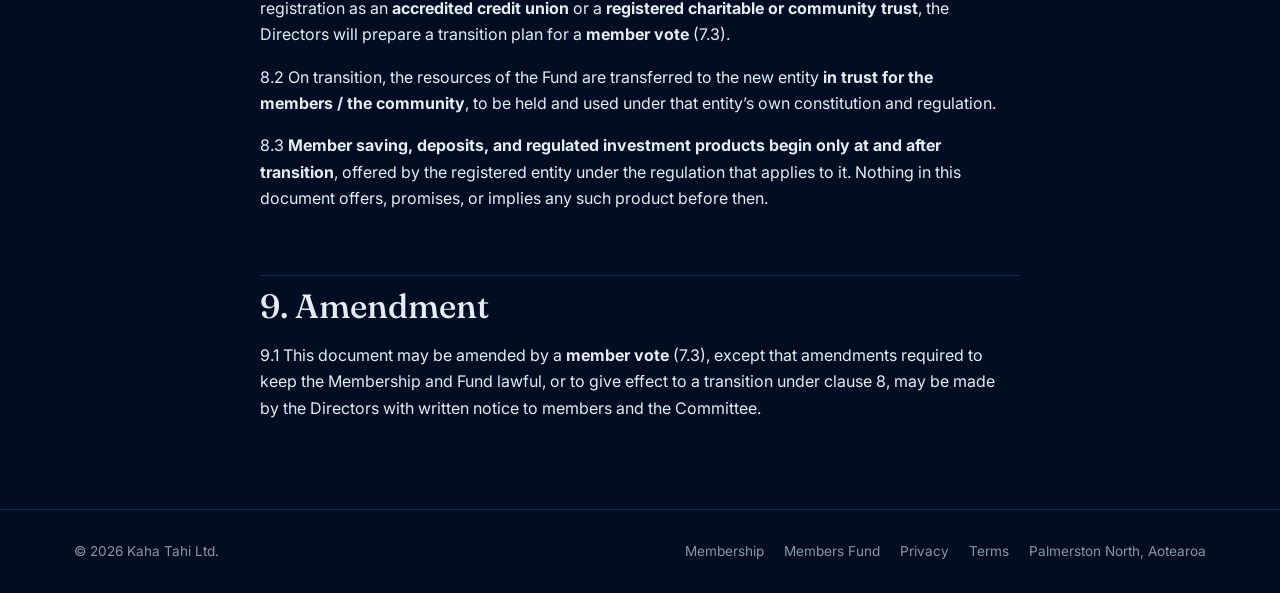
<file: docs/members-fund/index.html>
<!DOCTYPE html>
<html lang="en-NZ">
<head>
<meta charset="utf-8">
<meta name="viewport" content="width=device-width, initial-scale=1">
<meta name="color-scheme" content="dark">
<script async src="https://www.googletagmanager.com/gtag/js?id=AW-18390096781"></script>
<script>
  window.dataLayer = window.dataLayer || [];
  function gtag(){dataLayer.push(arguments);}
  gtag('js', new Date());
  gtag('config', 'AW-18390096781');
</script>
<title>Constitution of the Kaha Tahi Membership &amp; Community Fund — Kaha Tahi Ltd</title>
<meta name="description" content="The full constitution for Kaha Tahi membership and the Community Fund — an internal division of Kaha Tahi Ltd.">
<link rel="canonical" href="https://kahatahi.co.nz/docs/members-fund/">
<meta property="og:type" content="article">
<meta property="og:site_name" content="Kaha Tahi Ltd">
<meta property="og:title" content="Constitution of the Kaha Tahi Membership &amp; Community Fund">
<meta property="og:description" content="The full constitution for Kaha Tahi membership and the Community Fund — an internal division of Kaha Tahi Ltd.">
<meta property="og:url" content="https://kahatahi.co.nz/docs/members-fund/">
<meta property="og:image" content="https://kahatahi.co.nz/assets/webasset.png">
<meta name="twitter:card" content="summary_large_image">
<link rel="icon" type="image/svg+xml" href="/favicon/favicon.svg">
<link rel="icon" type="image/png" href="/favicon/favicon-96x96.png" sizes="96x96">
<link rel="shortcut icon" href="/favicon/favicon.ico">
<link rel="apple-touch-icon" sizes="180x180" href="/favicon/apple-touch-icon.png">
<link rel="manifest" href="/favicon/site.webmanifest">
<link rel="preconnect" href="https://fonts.googleapis.com">
<link rel="preconnect" href="https://fonts.gstatic.com" crossorigin>
<link href="https://fonts.googleapis.com/css2?family=Fraunces:wght@400;500;600&family=Inter:wght@400;500;600&family=Archivo+Black&display=swap" rel="stylesheet">
<link rel="stylesheet" href="/assets/site.css?v=10">
</head>
<body>
  <nav class="nav">
    <a class="nav-brand" href="/">
      <img src="/assets/logo-tree.png" alt="" />
      <b>Kaha Tahi <span>Ltd.</span></b>
    </a>
    <div class="nav-links">
      <a href="/#services">Services</a>
      <a href="/membership/">Membership</a>
      <a href="/journal/">Journal</a>
      <a href="/booking/">Book a job</a>
      <a href="/#contact">Contact</a>
      <a class="btn" href="/sign-in/">Sign in</a>
    </div>
  </nav>

  <main class="wrap-narrow doc">
    <a class="backlink" href="/membership/">Back to Membership</a>
    <h1>Constitution of the Kaha Tahi Membership &amp; Community Fund</h1>
    <div class="doc-body">
<div class="doc-callout">
This constitution is in effect and is published here in full for members and
anyone considering joining. It remains open to revision, and the membership may
resolve to adopt a revised or different form as the Fund develops. The
plain-language summary is on the <a href="/membership/">Membership page</a>.
</div>

<p><strong>An internal division and operating programme of Kaha Tahi Ltd.</strong></p>
<h2>1. Name &amp; status</h2>
<p>1.1 The programme established under this document is the <strong>Kaha Tahi Membership</strong>,
and the reserve it is associated with is the <strong>Kaha Tahi Community Fund</strong>
(together, &ldquo;the Membership&rdquo; and &ldquo;the Fund&rdquo;).</p>
<p>1.2 The Membership and the Fund are an internal division and operating programme
of <strong>Kaha Tahi Ltd</strong> (&ldquo;the Company&rdquo;). They are <strong>not a separate legal entity</strong>,
not a partnership, and not a trust. All assets described as belonging to the Fund
are legally assets of the Company, ring-fenced by this document and by the
Company&rsquo;s accounting for the purposes set out here.</p>
<p>1.3 <strong>Strategic path.</strong> The Membership exists partly to build the community
support, governance experience, and track record needed to establish a
member-owned <strong>credit union or registered community trust</strong> in future. This
document is written so that it can hand over cleanly to that entity when the time
comes (clause 8).</p>
<h2>2. Purpose</h2>
<p>2.1 To give members better access to the Company&rsquo;s services — automotive care,
labour hire, property and grounds, tutoring, and others added over time — at
member pricing, on predictable terms.</p>
<p>2.2 To provide <strong>grants and hardship assistance</strong> to members, and to run
community programmes and projects that benefit members: shared tools and
equipment, skills training, and the Company&rsquo;s housing-first and community-build
work.</p>
<p>2.3 To <strong>invest in the Company&rsquo;s own operations, and in the enterprises,
projects and work of members</strong>, on the terms and process in clause 7 — building
productive capacity that serves the membership.</p>
<p>2.4 To build, through the Fund, a ring-fenced pool of resources dedicated to
those purposes and held ready to transfer to a future member-owned credit union
or community trust.</p>
<p>2.5 The Membership is <strong>not</strong> operated to make a profit from members. The Company
runs member services at or near cost and absorbs the administration of the
Membership and the Fund as part of its normal operations.</p>
<h2>3. What membership is</h2>
<p>3.1 A member is a customer and participant in the Company&rsquo;s community. In return
for their contributions (clause 4) a member receives:</p>
<ul>
<li>(a) access to member pricing and member service tiers;</li>
<li>(b) access to grants, hardship assistance, community programmes, and
  Fund-supported initiatives;</li>
<li>(c) the ability to seek Fund support or investment for their own work or
  enterprise (clause 7);</li>
<li>(d) one vote in the affairs of the Membership (clause 6);</li>
<li>(e) the right to stand for and elect the Members&rsquo; Advisory Committee.</li>
</ul>
<p>3.2 <strong>Contributions are membership contributions, not a financial product.</strong> They
carry <strong>no interest, no dividend, and no fixed or promised return</strong>, and a member
has <strong>no right to repayment</strong>. A member who leaves the Membership <strong>may apply</strong> to
the Fund for a return of their contribution; the Directors may return all, part,
or none of it <strong>at their absolute discretion</strong>, having regard to the Fund&rsquo;s
position and its commitments. This is a discretionary return of an unused
contribution — a refund as a matter of grace — <strong>not</strong> the repayment of a debt,
and the member has no entitlement to it and no enforceable claim.</p>
<p>3.3 <strong>What this is.</strong> The Fund is a <strong>mutual, members-only fund</strong>. It deals only
with members — supporting them, assisting them, and investing in their work — and
is closed to outside business. In spirit it is closer to a co-operative or a
friendly society than to a bank or an investment scheme, and it is a deliberate
first step toward a registered member-owned entity (clause 8).</p>
<p>3.4 <strong>What this is not.</strong> The Fund is not a bank, not a deposit-taker, not a
registered or licensed investment scheme, and not a security that can be bought,
sold or transferred. It does not take deposits, does not make offers of financial
products to the public, does not trade in listed securities, and is not operated
as a savings or banking business. Contributions are at risk.</p>
<p>3.5 Membership is personal, non-transferable, and may be ended by the member at
any time or by the Company for cause (clause 6.5).</p>
<h2>4. Membership contributions</h2>
<p>4.1 <strong>Joining contribution: $100.</strong> Payable on joining, or built up in
instalments of $5–$10 per week (or another interval the Directors set) with full
membership rights from the day the member starts contributing.</p>
<p>4.2 <strong>Ongoing contribution: $5 per month, or $50 per year paid annually.</strong>
<strong>Waived</strong> for any period in which the member holds a paid Service Membership in
good standing — an active subscriber is already contributing to the collective
through their subscription.</p>
<p>4.3 The Directors may reduce, waive, or set a sliding scale for any contribution
for any member on grounds of hardship. <strong>No member is turned away for inability
to pay.</strong></p>
<p>4.4 Contributions are consideration for membership and its benefits. The Company
applies contributions first to the direct costs of running member programmes; the
balance is allocated to the Fund (clause 5). The Company does not charge a
separate administration fee. Any return of a contribution is governed by 3.2.</p>
<p>4.5 <strong>Voluntary donations / koha</strong> to the Fund are welcome from members. They are
gifts, carry no rights or return of any kind, are not returnable, and do not
increase any person&rsquo;s voting rights.</p>
<h2>5. The Kaha Tahi Community Fund</h2>
<p>5.1 The Fund is a <strong>ring-fenced reserve within the Company&rsquo;s accounts</strong>. It is
credited with: the balance of membership contributions after direct programme
costs (4.4); donations and koha (4.5); grants and philanthropic funding received
for member-benefit purposes; returns on Fund investments (5.2(d)); and any
trading surplus the Directors resolve to allocate to it.</p>
<p>5.2 The Fund may be applied <strong>only</strong> to the following, and <strong>only for the benefit
of members</strong>:</p>
<ul>
<li>(a) member services and member pricing;</li>
<li>(b) <strong>grants and hardship assistance to members</strong> (not repayable);</li>
<li>(c) community programmes and projects, shared productive assets, and the
  Company&rsquo;s housing-first and community-build work;</li>
<li>(d) <strong>investment in the Company&rsquo;s own operations, and in the enterprises,
  projects and work of members</strong>, on the process in clause 7. Any return on such
  investment belongs to the <strong>Fund</strong> (the collective), not to individual members
  by reference to their contributions;</li>
<li>(e) the costs of establishing a future member-owned entity (clause 8).</li>
</ul>
<p>5.3 <strong>The Fund deals only with members.</strong> It does not provide capital, credit,
grants, or investment to any person who is not a member. A person seeking Fund
support must be, or become, a member in good standing.</p>
<p>5.4 <strong>Loans and repayable advances.</strong> The Fund may make a repayable advance or
loan to a member <strong>only</strong> once the Company has put in place whatever registration,
licensing, disclosure and dispute-resolution arrangements the law requires for
that activity. Until then the Fund makes grants and investments only, and does
not lend.</p>
<p>5.5 <strong>No withdrawal on demand.</strong> The Fund holds no member account balances and
owes no member any sum. It is not a savings account. A member&rsquo;s only route to
recover a contribution is the discretionary application under 3.2.</p>
<p>5.6 The Company will keep the working portion of the Fund in prudent, liquid form
(cash and on-call bank accounts), will maintain a reserve sufficient to meet its
committed obligations, and will not trade in listed securities or operate the
Fund as a savings or banking business.</p>
<p>5.7 The Fund&rsquo;s position is reported to members at least annually, and its
accounts are open to the Members&rsquo; Advisory Committee at any time.</p>
<h2>6. Governance</h2>
<p>6.1 <strong>One member, one vote</strong>, regardless of contributions, donations, or length
of membership.</p>
<p>6.2 <strong>Members&rsquo; Advisory Committee.</strong> Members elect a committee of 3–7 members
annually. The Committee reviews Fund accounts, considers and recommends on
funding and investment proposals (clause 7), runs the member vote on major
proposals, and represents members to the Directors. The Committee is advisory: it
does not hold the Company&rsquo;s legal or fiduciary powers.</p>
<p>6.3 <strong>Interim governance.</strong> Until the Membership transitions to a registered
entity (clause 8), legal authority and fiduciary duty rest with the <strong>Directors
of Kaha Tahi Ltd</strong>. The Directors will not act contrary to a member vote on a
matter reserved to members (clause 7.3) except where they are legally or
fiduciarily required to, and will give written reasons to the Committee if they
do.</p>
<p>6.4 <strong>Member meetings</strong> are held at least annually. A quorum for any member vote
is 20% of members or 15 members, whichever is fewer. Decisions are by a majority
of votes cast unless this document says otherwise.</p>
<p>6.5 The Directors may suspend or end a person&rsquo;s membership for non-payment,
dishonesty, abuse of staff or members, or conduct that damages the Membership,
with a right of reply to the Committee. A return of contribution on exit remains
governed by 3.2.</p>
<h2>7. Grants, assistance, and investment proposals</h2>
<p>7.1 Any member may put a proposal to the Committee for the Fund to give a grant
or hardship assistance, or to invest in a project, enterprise or piece of work
that benefits members.</p>
<p>7.2 <strong>Approval thresholds:</strong></p>
<table>
<thead>
<tr>
<th>Amount from the Fund</th>
<th>Approved by</th>
</tr>
</thead>
<tbody>
<tr>
<td>Up to $2,000</td>
<td>Members&rsquo; Advisory Committee</td>
</tr>
<tr>
<td>$2,000 – $10,000</td>
<td>Committee <strong>and</strong> Directors</td>
</tr>
<tr>
<td>Over $10,000</td>
<td><strong>Full member vote</strong> (majority of votes cast, quorum per 6.4), then Directors</td>
</tr>
</tbody>
</table>
<p>7.3 Matters <strong>reserved to a member vote</strong>: any Fund outlay over $10,000; <strong>any
investment in an enterprise or venture connected to a member, as distinct from
the Company&rsquo;s own operations, regardless of amount</strong>; any change to contribution
amounts in clause 4; adoption of a transition plan under clause 8; amendment of
this document (clause 9).</p>
<p>7.4 <strong>Proposals connected to the proposer.</strong> If a proposal would direct Fund
resources to a venture, business, or arrangement in which the proposer (or a
relative or close associate) has an interest, then in addition to 7.2:</p>
<ul>
<li>(a) the proposer must have been a member in good standing for at least
  <strong>6 months</strong>, unless waived under 7.5;</li>
<li>(b) the proposer must <strong>declare the interest</strong> in full and in writing;</li>
<li>(c) the proposer must lodge a <strong>refundable proposal bond</strong> with the Fund equal
  to <strong>10% of the amount sought, capped at $2,000</strong> (reducible under 7.6). The
  bond is returned on the agreed completion or milestone terms and is
  <strong>forfeited to the Fund</strong> if the proposer withdraws without good cause,
  misrepresents the proposal, or fails to meet agreed terms;</li>
<li>(d) the proposer and their associates <strong>may not vote</strong> on the proposal;</li>
<li>(e) the Directors may decline the proposal regardless of the member vote,
  giving written reasons.</li>
</ul>
<p>7.5 <strong>Waiver of the 6-month membership requirement.</strong> The Committee, with the
Directors&rsquo; agreement, may waive 7.4(a) for a proposer with less than 6 months&rsquo;
membership. Where it does, until the proposer has completed <strong>6 months&rsquo;
continuous membership in good standing</strong> (measured from the date they joined):</p>
<ul>
<li>(a) everything the Fund commits to the project, everything acquired with it,
  and <strong>all revenue, surplus, or other proceeds the project generates</strong> remain
  <strong>wholly the property of the Fund</strong> (or, after transition, the Trust);</li>
<li>(b) the proposer has <strong>no ownership of, security over, drawing right on, or
  entitlement to any proceeds from</strong> the funded project during that period;</li>
<li>(c) on completion of the 6 months, the agreed project terms take effect <strong>from
  that date forward only</strong> — proceeds already accrued to the Fund stay with the
  Fund and are not paid back retrospectively;</li>
<li>(d) if the proposer&rsquo;s membership ends for any reason before the 6 months are
  complete, the Fund keeps everything and the arrangement ends.</li>
</ul>
<p>7.6 <strong>Reduced bond for larger proposals.</strong> For a proposal seeking <strong>more than
$5,000</strong>, the Committee may reduce the proposal bond below 10%, to a floor of
<strong>$250</strong>, where it is satisfied the risk is otherwise adequately covered — for
example by the Fund retaining title under 7.5, by one or more member guarantors,
by staged release of funds against milestones, or by the proposer&rsquo;s established
completed track record with the Fund. <strong>The weaker the bond, the stronger the
other security the Committee must require.</strong> The bond is never set below $250, and
any reduction is at the Committee&rsquo;s sole discretion and subject to 7.4(e).</p>
<p>7.7 The <strong>terms of any investment</strong> — whether it is a grant, an equity stake, a
revenue share, or (once 5.4 is satisfied) a repayable advance — are set case by
case by the Directors on the Committee&rsquo;s recommendation, recorded in writing, and
structured so that returns accrue to the Fund.</p>
<p>7.8 The Directors may decline or halt any grant, assistance or investment that
would expose the Company to legal, financial, or reputational risk, or that falls
outside clause 2.</p>
<h2>8. Transition to a registered entity</h2>
<p>8.1 When the Membership has the scale, capital, and systems to meet the
requirements for registration as an <strong>accredited credit union</strong> or a <strong>registered
charitable or community trust</strong>, the Directors will prepare a transition plan for
a <strong>member vote</strong> (7.3).</p>
<p>8.2 On transition, the resources of the Fund are transferred to the new entity
<strong>in trust for the members / the community</strong>, to be held and used under that
entity&rsquo;s own constitution and regulation.</p>
<p>8.3 <strong>Member saving, deposits, and regulated investment products begin only at
and after transition</strong>, offered by the registered entity under the regulation
that applies to it. Nothing in this document offers, promises, or implies any
such product before then.</p>
<h2>9. Amendment</h2>
<p>9.1 This document may be amended by a <strong>member vote</strong> (7.3), except that
amendments required to keep the Membership and Fund lawful, or to give effect to
a transition under clause 8, may be made by the Directors with written notice to
members and the Committee.</p>
    </div>
  </main>

  <footer class="footer">
    <div class="wrap">
      <span>© 2026 Kaha Tahi Ltd.</span>
      <div class="footer-links">
        <a href="/membership/">Membership</a>
        <a href="/docs/members-fund/">Members Fund</a>
        <a href="https://accounts.kahatahi.co.nz/privacy.html">Privacy</a>
        <a href="https://accounts.kahatahi.co.nz/terms.html">Terms</a>
        <span>Palmerston North, Aotearoa</span>
      </div>
    </div>
  </footer>

</body>
</html>
</file>
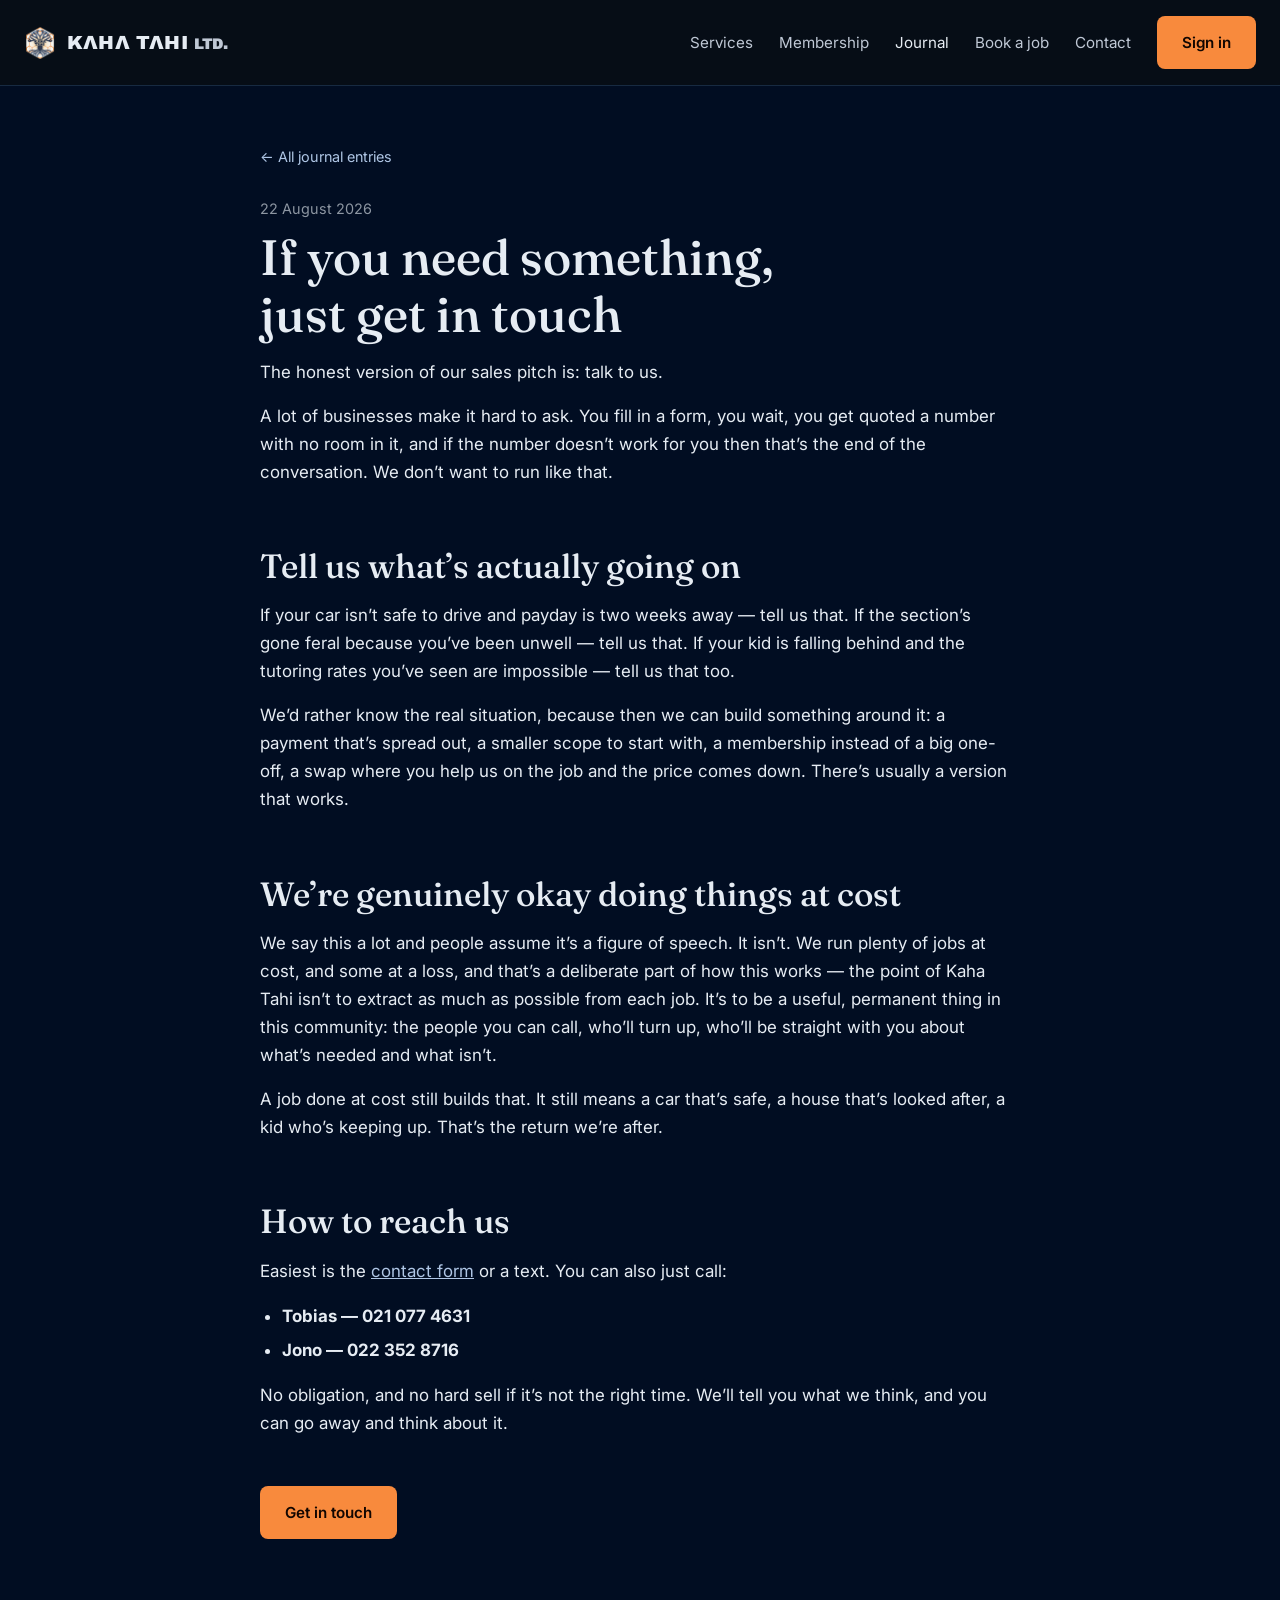
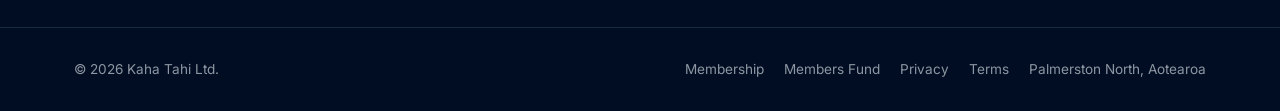
<file: journal/just-get-in-touch/index.html>
<!DOCTYPE html>
<html lang="en-NZ">
<head>
<meta charset="utf-8">
<meta name="viewport" content="width=device-width, initial-scale=1">
<meta name="color-scheme" content="dark">
<script async src="https://www.googletagmanager.com/gtag/js?id=AW-18390096781"></script>
<script>
  window.dataLayer = window.dataLayer || [];
  function gtag(){dataLayer.push(arguments);}
  gtag('js', new Date());
  gtag('config', 'AW-18390096781');
</script>
<title>If you need something, just get in touch — Kaha Tahi Ltd</title>
<meta name="description" content="We&#x27;d rather have a conversation than a price list. Tell us what&#x27;s going on and we&#x27;ll work out a plan that fits what you can do — even if that means we do the job at cost, or at a loss.">
<link rel="canonical" href="https://kahatahi.co.nz/journal/just-get-in-touch/">
<meta property="og:type" content="article">
<meta property="og:site_name" content="Kaha Tahi Ltd">
<meta property="og:title" content="If you need something, just get in touch">
<meta property="og:description" content="We&#x27;d rather have a conversation than a price list. Tell us what&#x27;s going on and we&#x27;ll work out a plan that fits what you can do — even if that means we do the job at cost, or at a loss.">
<meta property="og:url" content="https://kahatahi.co.nz/journal/just-get-in-touch/">
<meta property="og:image" content="https://kahatahi.co.nz/assets/webasset.png">
<meta name="twitter:card" content="summary_large_image">
<link rel="icon" type="image/svg+xml" href="/favicon/favicon.svg">
<link rel="icon" type="image/png" href="/favicon/favicon-96x96.png" sizes="96x96">
<link rel="shortcut icon" href="/favicon/favicon.ico">
<link rel="apple-touch-icon" sizes="180x180" href="/favicon/apple-touch-icon.png">
<link rel="manifest" href="/favicon/site.webmanifest">
<link rel="preconnect" href="https://fonts.googleapis.com">
<link rel="preconnect" href="https://fonts.gstatic.com" crossorigin>
<link href="https://fonts.googleapis.com/css2?family=Fraunces:wght@400;500;600&family=Inter:wght@400;500;600&family=Archivo+Black&display=swap" rel="stylesheet">
<link rel="stylesheet" href="/assets/site.css?v=10">
</head>
<body>
  <nav class="nav">
    <a class="nav-brand" href="/">
      <img src="/assets/logo-tree.png" alt="" />
      <b>Kaha Tahi <span>Ltd.</span></b>
    </a>
    <div class="nav-links">
      <a href="/#services">Services</a>
      <a href="/membership/">Membership</a>
      <a href="/journal/" aria-current="page">Journal</a>
      <a href="/booking/">Book a job</a>
      <a href="/#contact">Contact</a>
      <a class="btn" href="/sign-in/">Sign in</a>
    </div>
  </nav>

  <main class="wrap-narrow article">
    <a class="backlink" href="/journal/">All journal entries</a>
    <p class="article-meta">22 August 2026</p>
    <h1>If you need something, just get in touch</h1>
    <div class="article-body">
<p>The honest version of our sales pitch is: talk to us.</p>
<p>A lot of businesses make it hard to ask. You fill in a form, you wait, you get
quoted a number with no room in it, and if the number doesn&rsquo;t work for you then
that&rsquo;s the end of the conversation. We don&rsquo;t want to run like that.</p>
<h2>Tell us what&rsquo;s actually going on</h2>
<p>If your car isn&rsquo;t safe to drive and payday is two weeks away — tell us that. If
the section&rsquo;s gone feral because you&rsquo;ve been unwell — tell us that. If your kid is
falling behind and the tutoring rates you&rsquo;ve seen are impossible — tell us that
too.</p>
<p>We&rsquo;d rather know the real situation, because then we can build something around
it: a payment that&rsquo;s spread out, a smaller scope to start with, a membership
instead of a big one-off, a swap where you help us on the job and the price comes
down. There&rsquo;s usually a version that works.</p>
<h2>We&rsquo;re genuinely okay doing things at cost</h2>
<p>We say this a lot and people assume it&rsquo;s a figure of speech. It isn&rsquo;t. We run
plenty of jobs at cost, and some at a loss, and that&rsquo;s a deliberate part of how
this works — the point of Kaha Tahi isn&rsquo;t to extract as much as possible from
each job. It&rsquo;s to be a useful, permanent thing in this community: the people you
can call, who&rsquo;ll turn up, who&rsquo;ll be straight with you about what&rsquo;s needed and
what isn&rsquo;t.</p>
<p>A job done at cost still builds that. It still means a car that&rsquo;s safe, a house
that&rsquo;s looked after, a kid who&rsquo;s keeping up. That&rsquo;s the return we&rsquo;re after.</p>
<h2>How to reach us</h2>
<p>Easiest is the <a href="/#contact">contact form</a> or a text. You can also just call:</p>
<ul>
<li><strong>Tobias — 021 077 4631</strong></li>
<li><strong>Jono — 022 352 8716</strong></li>
</ul>
<p>No obligation, and no hard sell if it&rsquo;s not the right time. We&rsquo;ll tell you what we
think, and you can go away and think about it.</p>
    </div>
    <p style="margin-top:48px"><a class="btn" href="/#contact">Get in touch</a></p>
  </main>

  <footer class="footer">
    <div class="wrap">
      <span>© 2026 Kaha Tahi Ltd.</span>
      <div class="footer-links">
        <a href="/membership/">Membership</a>
        <a href="/docs/members-fund/">Members Fund</a>
        <a href="https://accounts.kahatahi.co.nz/privacy.html">Privacy</a>
        <a href="https://accounts.kahatahi.co.nz/terms.html">Terms</a>
        <span>Palmerston North, Aotearoa</span>
      </div>
    </div>
  </footer>

</body>
</html>
</file>
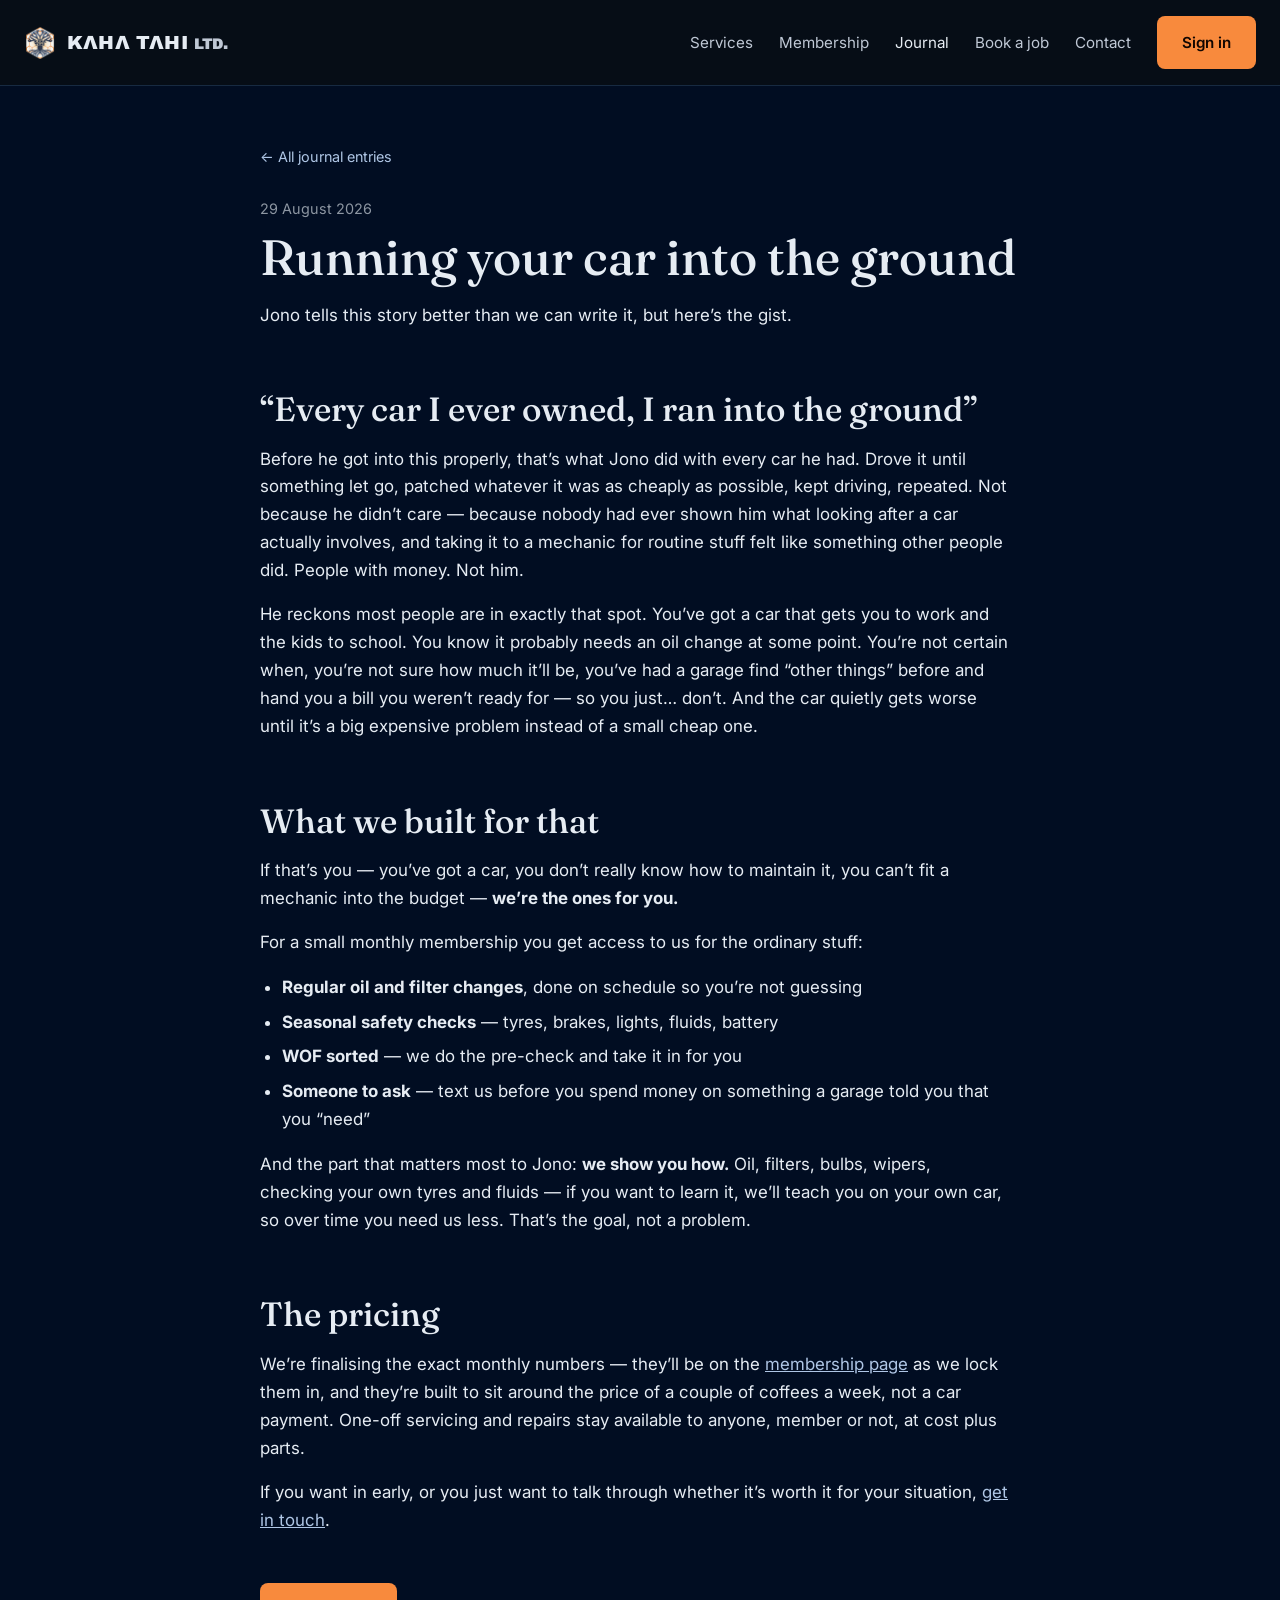
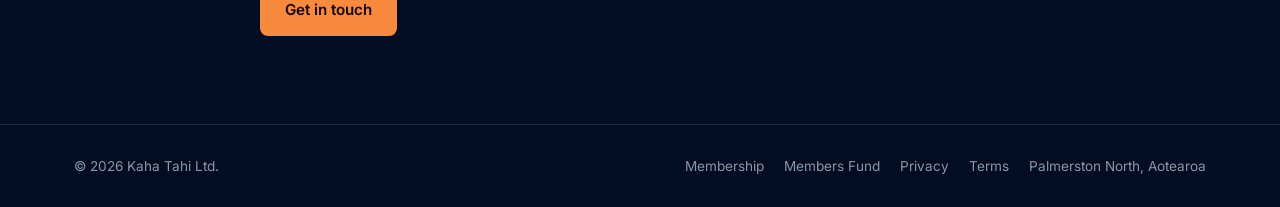
<file: journal/running-your-car-into-the-ground/index.html>
<!DOCTYPE html>
<html lang="en-NZ">
<head>
<meta charset="utf-8">
<meta name="viewport" content="width=device-width, initial-scale=1">
<meta name="color-scheme" content="dark">
<script async src="https://www.googletagmanager.com/gtag/js?id=AW-18390096781"></script>
<script>
  window.dataLayer = window.dataLayer || [];
  function gtag(){dataLayer.push(arguments);}
  gtag('js', new Date());
  gtag('config', 'AW-18390096781');
</script>
<title>Running your car into the ground — Kaha Tahi Ltd</title>
<meta name="description" content="Jono on why most people don&#x27;t maintain their cars — and the membership we built for people who can&#x27;t do it themselves and can&#x27;t afford a mechanic to do it for them.">
<link rel="canonical" href="https://kahatahi.co.nz/journal/running-your-car-into-the-ground/">
<meta property="og:type" content="article">
<meta property="og:site_name" content="Kaha Tahi Ltd">
<meta property="og:title" content="Running your car into the ground">
<meta property="og:description" content="Jono on why most people don&#x27;t maintain their cars — and the membership we built for people who can&#x27;t do it themselves and can&#x27;t afford a mechanic to do it for them.">
<meta property="og:url" content="https://kahatahi.co.nz/journal/running-your-car-into-the-ground/">
<meta property="og:image" content="https://kahatahi.co.nz/assets/webasset.png">
<meta name="twitter:card" content="summary_large_image">
<link rel="icon" type="image/svg+xml" href="/favicon/favicon.svg">
<link rel="icon" type="image/png" href="/favicon/favicon-96x96.png" sizes="96x96">
<link rel="shortcut icon" href="/favicon/favicon.ico">
<link rel="apple-touch-icon" sizes="180x180" href="/favicon/apple-touch-icon.png">
<link rel="manifest" href="/favicon/site.webmanifest">
<link rel="preconnect" href="https://fonts.googleapis.com">
<link rel="preconnect" href="https://fonts.gstatic.com" crossorigin>
<link href="https://fonts.googleapis.com/css2?family=Fraunces:wght@400;500;600&family=Inter:wght@400;500;600&family=Archivo+Black&display=swap" rel="stylesheet">
<link rel="stylesheet" href="/assets/site.css?v=10">
</head>
<body>
  <nav class="nav">
    <a class="nav-brand" href="/">
      <img src="/assets/logo-tree.png" alt="" />
      <b>Kaha Tahi <span>Ltd.</span></b>
    </a>
    <div class="nav-links">
      <a href="/#services">Services</a>
      <a href="/membership/">Membership</a>
      <a href="/journal/" aria-current="page">Journal</a>
      <a href="/booking/">Book a job</a>
      <a href="/#contact">Contact</a>
      <a class="btn" href="/sign-in/">Sign in</a>
    </div>
  </nav>

  <main class="wrap-narrow article">
    <a class="backlink" href="/journal/">All journal entries</a>
    <p class="article-meta">29 August 2026</p>
    <h1>Running your car into the ground</h1>
    <div class="article-body">
<p>Jono tells this story better than we can write it, but here&rsquo;s the gist.</p>
<h2>&ldquo;Every car I ever owned, I ran into the ground&rdquo;</h2>
<p>Before he got into this properly, that&rsquo;s what Jono did with every car he had.
Drove it until something let go, patched whatever it was as cheaply as possible,
kept driving, repeated. Not because he didn&rsquo;t care — because nobody had ever shown
him what looking after a car actually involves, and taking it to a mechanic for
routine stuff felt like something other people did. People with money. Not him.</p>
<p>He reckons most people are in exactly that spot. You&rsquo;ve got a car that gets you to
work and the kids to school. You know it probably needs an oil change at some
point. You&rsquo;re not certain when, you&rsquo;re not sure how much it&rsquo;ll be, you&rsquo;ve had a
garage find &ldquo;other things&rdquo; before and hand you a bill you weren&rsquo;t ready for — so
you just&hellip; don&rsquo;t. And the car quietly gets worse until it&rsquo;s a big expensive
problem instead of a small cheap one.</p>
<h2>What we built for that</h2>
<p>If that&rsquo;s you — you&rsquo;ve got a car, you don&rsquo;t really know how to maintain it, you
can&rsquo;t fit a mechanic into the budget — <strong>we&rsquo;re the ones for you.</strong></p>
<p>For a small monthly membership you get access to us for the ordinary stuff:</p>
<ul>
<li><strong>Regular oil and filter changes</strong>, done on schedule so you&rsquo;re not guessing</li>
<li><strong>Seasonal safety checks</strong> — tyres, brakes, lights, fluids, battery</li>
<li><strong>WOF sorted</strong> — we do the pre-check and take it in for you</li>
<li><strong>Someone to ask</strong> — text us before you spend money on something a garage told
  you that you &ldquo;need&rdquo;</li>
</ul>
<p>And the part that matters most to Jono: <strong>we show you how.</strong> Oil, filters, bulbs,
wipers, checking your own tyres and fluids — if you want to learn it, we&rsquo;ll teach
you on your own car, so over time you need us less. That&rsquo;s the goal, not a
problem.</p>
<h2>The pricing</h2>
<p>We&rsquo;re finalising the exact monthly numbers — they&rsquo;ll be on the
<a href="/membership/">membership page</a> as we lock them in, and they&rsquo;re built to sit
around the price of a couple of coffees a week, not a car payment. One-off
servicing and repairs stay available to anyone, member or not, at cost plus
parts.</p>
<p>If you want in early, or you just want to talk through whether it&rsquo;s worth it for
your situation, <a href="/#contact">get in touch</a>.</p>
    </div>
    <p style="margin-top:48px"><a class="btn" href="/#contact">Get in touch</a></p>
  </main>

  <footer class="footer">
    <div class="wrap">
      <span>© 2026 Kaha Tahi Ltd.</span>
      <div class="footer-links">
        <a href="/membership/">Membership</a>
        <a href="/docs/members-fund/">Members Fund</a>
        <a href="https://accounts.kahatahi.co.nz/privacy.html">Privacy</a>
        <a href="https://accounts.kahatahi.co.nz/terms.html">Terms</a>
        <span>Palmerston North, Aotearoa</span>
      </div>
    </div>
  </footer>

</body>
</html>
</file>
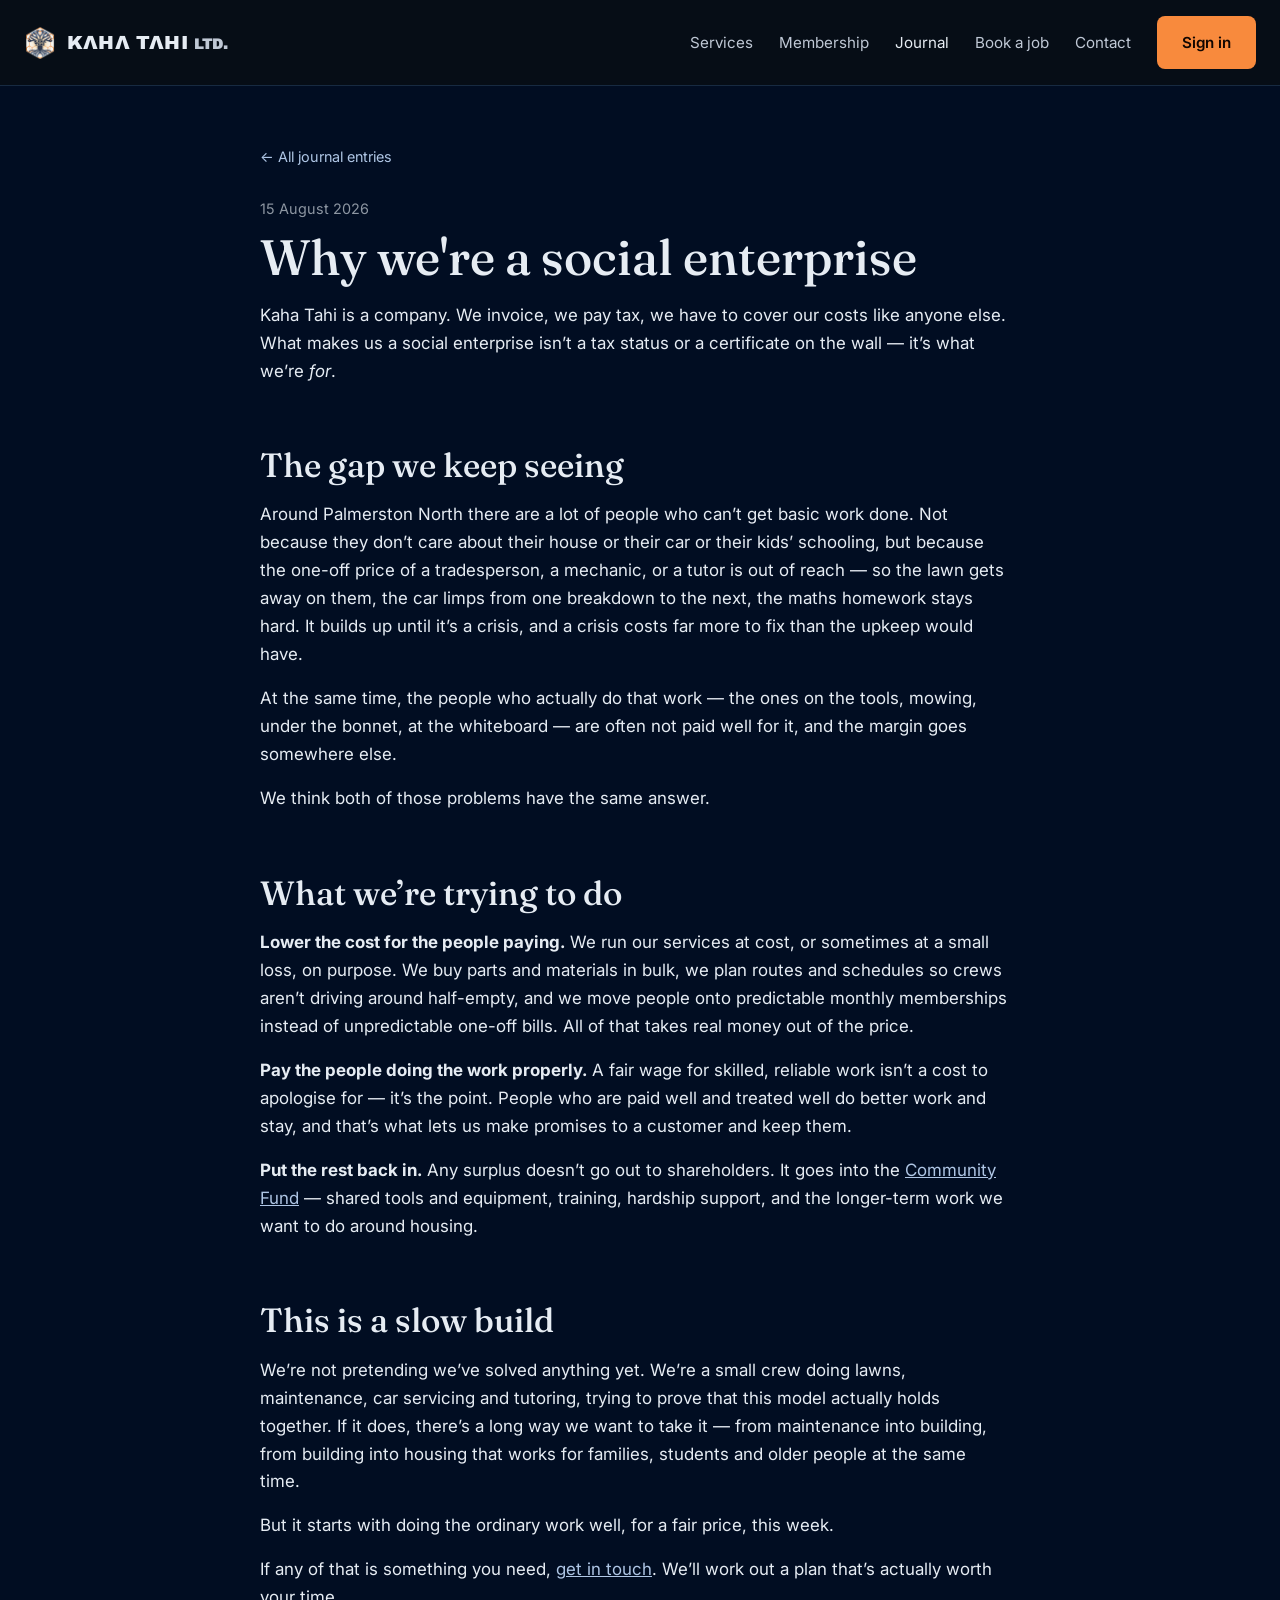
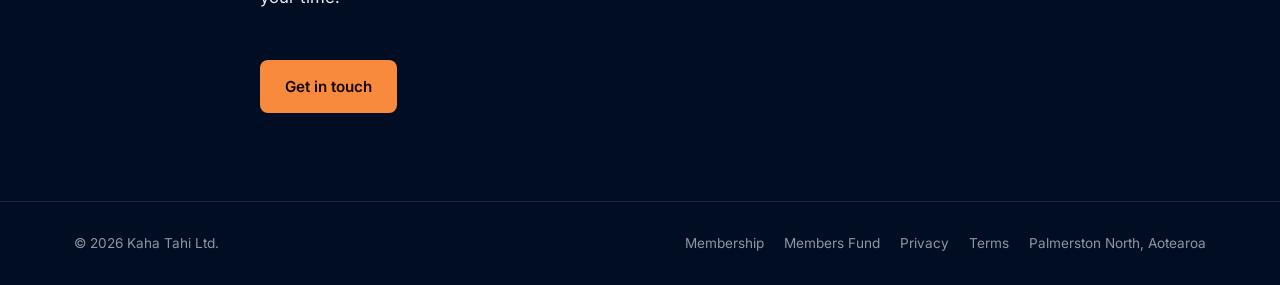
<file: journal/why-a-social-enterprise/index.html>
<!DOCTYPE html>
<html lang="en-NZ">
<head>
<meta charset="utf-8">
<meta name="viewport" content="width=device-width, initial-scale=1">
<meta name="color-scheme" content="dark">
<script async src="https://www.googletagmanager.com/gtag/js?id=AW-18390096781"></script>
<script>
  window.dataLayer = window.dataLayer || [];
  function gtag(){dataLayer.push(arguments);}
  gtag('js', new Date());
  gtag('config', 'AW-18390096781');
</script>
<title>Why we&#x27;re a social enterprise — Kaha Tahi Ltd</title>
<meta name="description" content="We&#x27;re a business, but not one built to make a few people rich. The point is to lower what things cost for the people paying, lift what the people doing the work get paid, and put whatever&#x27;s left back into the community.">
<link rel="canonical" href="https://kahatahi.co.nz/journal/why-a-social-enterprise/">
<meta property="og:type" content="article">
<meta property="og:site_name" content="Kaha Tahi Ltd">
<meta property="og:title" content="Why we&#x27;re a social enterprise">
<meta property="og:description" content="We&#x27;re a business, but not one built to make a few people rich. The point is to lower what things cost for the people paying, lift what the people doing the work get paid, and put whatever&#x27;s left back into the community.">
<meta property="og:url" content="https://kahatahi.co.nz/journal/why-a-social-enterprise/">
<meta property="og:image" content="https://kahatahi.co.nz/assets/webasset.png">
<meta name="twitter:card" content="summary_large_image">
<link rel="icon" type="image/svg+xml" href="/favicon/favicon.svg">
<link rel="icon" type="image/png" href="/favicon/favicon-96x96.png" sizes="96x96">
<link rel="shortcut icon" href="/favicon/favicon.ico">
<link rel="apple-touch-icon" sizes="180x180" href="/favicon/apple-touch-icon.png">
<link rel="manifest" href="/favicon/site.webmanifest">
<link rel="preconnect" href="https://fonts.googleapis.com">
<link rel="preconnect" href="https://fonts.gstatic.com" crossorigin>
<link href="https://fonts.googleapis.com/css2?family=Fraunces:wght@400;500;600&family=Inter:wght@400;500;600&family=Archivo+Black&display=swap" rel="stylesheet">
<link rel="stylesheet" href="/assets/site.css?v=10">
</head>
<body>
  <nav class="nav">
    <a class="nav-brand" href="/">
      <img src="/assets/logo-tree.png" alt="" />
      <b>Kaha Tahi <span>Ltd.</span></b>
    </a>
    <div class="nav-links">
      <a href="/#services">Services</a>
      <a href="/membership/">Membership</a>
      <a href="/journal/" aria-current="page">Journal</a>
      <a href="/booking/">Book a job</a>
      <a href="/#contact">Contact</a>
      <a class="btn" href="/sign-in/">Sign in</a>
    </div>
  </nav>

  <main class="wrap-narrow article">
    <a class="backlink" href="/journal/">All journal entries</a>
    <p class="article-meta">15 August 2026</p>
    <h1>Why we&#x27;re a social enterprise</h1>
    <div class="article-body">
<p>Kaha Tahi is a company. We invoice, we pay tax, we have to cover our costs like
anyone else. What makes us a social enterprise isn&rsquo;t a tax status or a
certificate on the wall — it&rsquo;s what we&rsquo;re <em>for</em>.</p>
<h2>The gap we keep seeing</h2>
<p>Around Palmerston North there are a lot of people who can&rsquo;t get basic work done.
Not because they don&rsquo;t care about their house or their car or their kids&rsquo;
schooling, but because the one-off price of a tradesperson, a mechanic, or a tutor
is out of reach — so the lawn gets away on them, the car limps from one breakdown
to the next, the maths homework stays hard. It builds up until it&rsquo;s a crisis, and
a crisis costs far more to fix than the upkeep would have.</p>
<p>At the same time, the people who actually do that work — the ones on the tools,
mowing, under the bonnet, at the whiteboard — are often not paid well for it, and
the margin goes somewhere else.</p>
<p>We think both of those problems have the same answer.</p>
<h2>What we&rsquo;re trying to do</h2>
<p><strong>Lower the cost for the people paying.</strong> We run our services at cost, or
sometimes at a small loss, on purpose. We buy parts and materials in bulk, we
plan routes and schedules so crews aren&rsquo;t driving around half-empty, and we move
people onto predictable monthly memberships instead of unpredictable one-off
bills. All of that takes real money out of the price.</p>
<p><strong>Pay the people doing the work properly.</strong> A fair wage for skilled, reliable
work isn&rsquo;t a cost to apologise for — it&rsquo;s the point. People who are paid well and
treated well do better work and stay, and that&rsquo;s what lets us make promises to a
customer and keep them.</p>
<p><strong>Put the rest back in.</strong> Any surplus doesn&rsquo;t go out to shareholders. It goes
into the <a href="/membership/">Community Fund</a> — shared tools and equipment, training,
hardship support, and the longer-term work we want to do around housing.</p>
<h2>This is a slow build</h2>
<p>We&rsquo;re not pretending we&rsquo;ve solved anything yet. We&rsquo;re a small crew doing lawns,
maintenance, car servicing and tutoring, trying to prove that this model actually
holds together. If it does, there&rsquo;s a long way we want to take it — from
maintenance into building, from building into housing that works for families,
students and older people at the same time.</p>
<p>But it starts with doing the ordinary work well, for a fair price, this week.</p>
<p>If any of that is something you need, <a href="/#contact">get in touch</a>. We&rsquo;ll work out a
plan that&rsquo;s actually worth your time.</p>
    </div>
    <p style="margin-top:48px"><a class="btn" href="/#contact">Get in touch</a></p>
  </main>

  <footer class="footer">
    <div class="wrap">
      <span>© 2026 Kaha Tahi Ltd.</span>
      <div class="footer-links">
        <a href="/membership/">Membership</a>
        <a href="/docs/members-fund/">Members Fund</a>
        <a href="https://accounts.kahatahi.co.nz/privacy.html">Privacy</a>
        <a href="https://accounts.kahatahi.co.nz/terms.html">Terms</a>
        <span>Palmerston North, Aotearoa</span>
      </div>
    </div>
  </footer>

</body>
</html>
</file>
<file: game/style.css>
:root { --bg:#0c1a1d; --panel:#122629; --panel2:#183236; --line:#24464a; --text:#e6efe9; --muted:#8aa69d; --pounamu:#2f9e7a; --gold:#e6b84a; --red:#d9634c; --sea:#0b2a36; --land:#27463f; }
* { box-sizing:border-box; }
body { margin:0; background:var(--bg); color:var(--text); font:14px/1.45 system-ui,-apple-system,"Segoe UI",sans-serif; }
h1,h2,h3,p { margin:0; }
button { font:inherit; color:var(--text); background:var(--panel2); border:1px solid var(--line); border-radius:6px; padding:6px 12px; cursor:pointer; }
button:hover:not(:disabled) { border-color:var(--pounamu); }
button:disabled { opacity:.45; cursor:not-allowed; }
button.primary { background:var(--pounamu); border-color:var(--pounamu); color:#06231a; font-weight:700; }

header { display:flex; align-items:center; gap:18px; padding:10px 16px; border-bottom:1px solid var(--line); flex-wrap:wrap; }
.brand h1 { font-size:20px; letter-spacing:.22em; color:var(--gold); display:inline; }
.brand span { color:var(--muted); margin-left:10px; }
.steps { display:flex; gap:4px; flex:1; min-width:260px; }
.steps button { flex:1; text-align:center; font-size:11px; padding:4px 2px; background:none; border:0; border-radius:0; border-bottom:3px solid var(--line); color:var(--muted); white-space:nowrap; overflow:hidden; text-overflow:ellipsis; }
.steps .past { border-color:var(--pounamu); color:var(--text); }
.steps .now { border-color:var(--gold); color:var(--gold); font-weight:700; }
.head-r { display:flex; align-items:center; gap:10px; margin-left:auto; }
#date { color:var(--muted); font-variant-numeric:tabular-nums; }

.stats { display:flex; flex-wrap:wrap; gap:6px; padding:8px 16px; border-bottom:1px solid var(--line); background:var(--panel); }
.stat { background:var(--panel2); border-radius:6px; padding:4px 10px; min-width:86px; }
.stat small { display:block; color:var(--muted); font-size:10.5px; text-transform:uppercase; letter-spacing:.06em; }
.stat b { font-size:15px; font-variant-numeric:tabular-nums; }
.stat i { font-style:normal; font-size:11px; color:var(--pounamu); margin-left:5px; }
.stat i.neg { color:var(--red); }

main { display:grid; grid-template-columns:280px 1fr; gap:14px; padding:14px 16px; max-width:1280px; margin:0 auto; }
@media (max-width:860px) { main { grid-template-columns:1fr; } }
aside section { background:var(--panel); border:1px solid var(--line); border-radius:8px; padding:10px 12px; margin-bottom:12px; }
aside section:empty { display:none; }
h2 { font-size:11px; text-transform:uppercase; letter-spacing:.1em; color:var(--muted); margin-bottom:6px; }
#goal { font-size:13px; }
.pol { margin-bottom:8px; }
.pol label { display:block; font-size:12px; color:var(--muted); margin-bottom:3px; }
.seg { display:flex; }
.seg button { flex:1; border-radius:0; padding:4px 2px; font-size:12px; }
.seg button:first-child { border-radius:6px 0 0 6px; } .seg button:last-child { border-radius:0 6px 6px 0; }
.seg button.on { background:var(--pounamu); color:#06231a; border-color:var(--pounamu); font-weight:700; }
.pol .tip { font-size:11px; color:var(--muted); margin-top:3px; min-height:15px; }
.meter { margin-bottom:8px; font-size:12px; }
.meter .row { display:flex; justify-content:space-between; }
.meter .track { height:6px; background:var(--panel2); border-radius:3px; position:relative; margin-top:2px; overflow:hidden; }
.meter .fill { position:absolute; top:0; bottom:0; left:0; background:var(--pounamu); border-radius:3px; }
.meter .fill.warn { background:var(--gold); } .meter .fill.bad { background:var(--red); }
.meter .mark { position:absolute; top:-2px; bottom:-2px; width:2px; background:var(--text); opacity:.6; }
.meter.lean .fill { left:auto; }
.log { max-height:220px; overflow:auto; font-size:12px; }
.log div { padding:2px 0; border-bottom:1px dotted var(--line); color:var(--muted); }
.log .good { color:var(--text); } .log .bad { color:var(--red); } .log .event { color:var(--gold); }

.scene { display:flex; gap:10px; background:var(--panel); border:1px solid var(--line); border-radius:8px; padding:10px; margin-bottom:12px; }
.scene-main { flex:1; min-width:0; text-align:center; }
canvas.play { width:100%; max-width:760px; border-radius:6px; display:block; margin:0 auto; touch-action:none; cursor:crosshair; }
.hint { font-size:12px; color:var(--muted); margin-top:6px; }
svg.map { width:100%; height:auto; max-height:500px; border-radius:6px; background:var(--land); display:block; margin:0 auto; }
svg.map.sea { background:var(--sea); }
.map .land { fill:var(--land); stroke:#3b6a5f; stroke-width:1; stroke-linejoin:round; }
.map .land.grey { fill:#1c3038; stroke:#2a4650; }
.map .street { stroke:#335a52; stroke-width:1; }
.map .rail { stroke:#5d6f6a; stroke-width:2; stroke-dasharray:6 3; }
.map .river { fill:none; stroke:#2b7ea1; stroke-width:5; stroke-linecap:round; }
svg.sea .river { stroke-width:2; }
.map .ranges { fill:none; stroke:#3f6157; stroke-width:7; stroke-linecap:round; stroke-linejoin:round; opacity:.7; }
.map .square { fill:#1f3d38; stroke:var(--gold); stroke-width:1.5; }
.map text { font:10px system-ui,sans-serif; fill:var(--text); }
.map .suburb { fill:#6f8f86; font-size:10px; letter-spacing:.05em; }
.map .water-l { fill:#4f97b3; font-style:italic; }
.map .place { font-size:9px; fill:var(--gold); }
.map .callout { fill:var(--gold); font-size:10.5px; }
.map .isle { fill:#8fb5c4; font-size:9px; }
.node circle { fill:none; stroke:#5d7c74; stroke-width:1.5; }
.node text { fill:#5d7c74; }
.node.s1 circle { stroke:var(--gold); stroke-dasharray:3 2; } .node.s1 text { fill:var(--gold); }
.node.s2 circle { fill:var(--gold); stroke:#fff4cf; } .node.s2 text { fill:var(--text); font-weight:600; }
.map .absorbed { fill:var(--pounamu); }
.map .tether { stroke:#cfd8d4; stroke-width:.8; }
.airship ellipse, .airship rect, .airship path { fill:#dfe7e3; stroke:#7d8f89; stroke-width:.8; }
.airship text { fill:#dfe7e3; font-size:9.5px; }
.map .electorate { fill:rgba(230,184,74,.12); stroke:var(--gold); stroke-dasharray:4 3; }
.map .route { fill:none; stroke:var(--gold); stroke-width:1.5; stroke-dasharray:5 4; }
.map .sensor { fill:none; stroke:#6fd0e8; stroke-width:1.5; stroke-dasharray:1 5; stroke-linecap:round; }
.map .patrol { fill:none; stroke:#dfe7e3; stroke-width:1; stroke-dasharray:6 3; opacity:.8; }
.map .beam { fill:none; stroke:#c58cf0; stroke-width:1; stroke-dasharray:2 3; }
.map .corridor { fill:none; stroke:var(--gold); stroke-width:3; }
.map .gridline { fill:none; stroke:#f2e58a; stroke-width:1.2; opacity:.8; }
.map .rail-launch { stroke:#ff9d6b; stroke-width:4; stroke-linecap:round; }
.map .trajectory { stroke:#ff9d6b; stroke-width:1; stroke-dasharray:2 4; }
.map .ring { stroke:#fff4cf; stroke-width:2; }
.map .building { opacity:.45; }
.map .seamount { fill:#6fd0e8; }
.map .denial { fill:rgba(111,208,232,.07); stroke:#6fd0e8; stroke-dasharray:3 5; }
.map .terr { fill:var(--pounamu); stroke:#3b6a5f; stroke-width:1; stroke-linejoin:round; }
.map .terr.joined { stroke:var(--gold); stroke-width:1.5; }
.map .terr.home { fill:var(--gold); fill-opacity:1; }
.map .terr-l { font-size:10.5px; fill:#b9cfc7; paint-order:stroke; stroke:#0b2a36; stroke-width:3px; }
.map .terr-l.joined { fill:var(--gold); font-weight:700; }

.side { width:200px; flex:none; font-size:12px; color:#b9cfc7; }
.side p { margin-bottom:7px; }
.side h2 { margin-top:4px; }
.side button { display:block; width:100%; margin-bottom:5px; font-size:12px; padding:5px 8px; text-align:left; }
.side button.on { background:var(--gold); color:#2a1f00; border-color:var(--gold); }
.side .gauge { margin-top:12px; }
.gauge { display:flex; flex-direction:column; gap:3px; font-size:11px; }
.gauge-t { color:var(--muted); text-transform:uppercase; letter-spacing:.1em; font-size:10px; margin-bottom:2px; }
.lvl { border-left:3px solid var(--line); padding:3px 8px; color:#56736b; display:flex; flex-direction:column; }
.lvl span { font-size:10px; }
.lvl.past { border-color:var(--pounamu); color:var(--muted); }
.lvl.on { border-color:var(--gold); color:var(--gold); background:var(--panel2); border-radius:0 6px 6px 0; }
@media (max-width:700px) { .scene { flex-direction:column; } .side { width:auto; } }

.bar { display:flex; justify-content:space-between; align-items:center; gap:10px; flex-wrap:wrap; margin-bottom:8px; }
.tabs { display:flex; flex-wrap:wrap; gap:4px; }
.tabs button { padding:3px 10px; font-size:12px; border-radius:20px; }
.tabs button.on { background:var(--gold); color:#2a1f00; border-color:var(--gold); font-weight:700; }
.slots { color:var(--muted); font-size:12px; }
.active { display:flex; flex-wrap:wrap; gap:8px; margin-bottom:10px; }
.active:empty { display:none; }
.job { background:var(--panel2); border:1px solid var(--gold); border-radius:6px; padding:6px 10px; font-size:12px; min-width:170px; }
.job .track { height:4px; background:var(--bg); border-radius:2px; margin-top:4px; }
.job .fill { height:100%; background:var(--gold); border-radius:2px; }
.cards { display:grid; grid-template-columns:repeat(auto-fill,minmax(270px,1fr)); gap:10px; }
.card { background:var(--panel); border:1px solid var(--line); border-radius:8px; padding:10px 12px; display:flex; flex-direction:column; gap:6px; }
.card.ready { border-color:var(--pounamu); }
.card h3 { font-size:14px; }
.card .cat { font-size:10px; text-transform:uppercase; letter-spacing:.08em; color:var(--gold); }
.card p { font-size:12.5px; color:#b9cfc7; flex:1; }
.chips { display:flex; flex-wrap:wrap; gap:4px; font-size:11.5px; }
.chip { background:var(--panel2); border-radius:4px; padding:1px 6px; white-space:nowrap; }
.chip.no { color:var(--red); outline:1px solid var(--red); } .chip.gain { color:#9fe0c4; } .chip.loss { color:#f0a898; }
.card button { align-self:flex-start; }
.horizon { margin-top:14px; color:var(--muted); font-size:12.5px; }
.horizon summary { cursor:pointer; }
.horizon div div { padding:3px 0; border-bottom:1px dotted var(--line); }
.horizon b { color:var(--text); font-weight:600; }

.modal { position:fixed; inset:0; background:rgba(4,12,14,.78); display:none; align-items:center; justify-content:center; padding:16px; z-index:10; }
.modal.show { display:flex; }
.box { background:var(--panel); border:1px solid var(--gold); border-radius:10px; padding:20px 22px; max-width:540px; width:100%; }
.box h2 { font-size:18px; color:var(--gold); text-transform:none; letter-spacing:0; margin-bottom:8px; }
.box p { margin-bottom:14px; }
#m-choices { display:flex; flex-direction:column; gap:8px; }
#m-choices button { text-align:left; }
#m-choices small { display:block; color:var(--muted); font-size:11.5px; }

.side details { margin-bottom:6px; } .side summary { cursor:pointer; margin-bottom:4px; }

/* ── collapsible side sections, phone layout, fullscreen map, touch controls ── */
details.sec { background:var(--panel); border:1px solid var(--line); border-radius:8px; padding:8px 12px; margin-bottom:12px; }
details.sec > summary { cursor:pointer; font-size:11px; text-transform:uppercase; letter-spacing:.12em; color:var(--muted); font-weight:700; padding:2px 0; }
details.sec[open] > summary { margin-bottom:8px; }
details.sec:has(> #meters:empty) { display:none; }
.modal { z-index:100; }
.cv-wrap { position:relative; display:inline-block; width:100%; max-width:760px; line-height:0; }
.cv-wrap canvas.play { max-width:none; }
.cv-btns { position:absolute; top:30px; right:6px; display:flex; flex-direction:column; gap:6px; line-height:1; }
.cv-btns button, .touch button { background:rgba(8,12,14,.62); border:1px solid rgba(255,255,255,.28); color:#fff; border-radius:8px; font-size:15px; line-height:1; padding:7px 9px; -webkit-user-select:none; user-select:none; touch-action:none; -webkit-tap-highlight-color:transparent; }
.cv-btns .fs-only { display:none; }
.touch { position:absolute; inset:0; pointer-events:none; display:none; line-height:1; }
.scene.touchy .touch { display:block; }
.touch .pad { position:absolute; left:8px; bottom:8px; width:132px; height:132px; pointer-events:none; }
.touch .pad button { position:absolute; width:44px; height:44px; padding:0; font-size:18px; pointer-events:auto; }
.touch .pad .u { left:44px; top:0; } .touch .pad .d { left:44px; top:88px; } .touch .pad .l { left:0; top:44px; } .touch .pad .r { left:88px; top:44px; }
.touch .acts { position:absolute; right:8px; bottom:8px; display:flex; flex-wrap:wrap-reverse; justify-content:flex-end; gap:6px; max-width:52%; pointer-events:none; }
.touch .acts button { min-width:44px; min-height:40px; font-size:12px; font-weight:700; pointer-events:auto; }
.touch button.held { background:rgba(255,211,0,.55); color:#111; }
.scene.full { position:fixed; inset:0; z-index:60; margin:0; border:0; border-radius:0; padding:0; background:#0c0f12; align-items:center; justify-content:center; }
.scene.full .scene-main { flex:none; display:flex; align-items:center; justify-content:center; width:100%; height:100%; }
.scene.full .cv-wrap { width:min(100vw, calc(100dvh * 720 / 440)); max-width:none; }
.scene.full .cv-btns .fs-only { display:block; }
.scene.full .side { display:none; position:absolute; right:0; top:0; bottom:0; width:min(280px, 78vw); overflow:auto; background:var(--panel); border-left:1px solid var(--line); padding:12px; z-index:2; }
.scene.full.showside .side { display:block; }
body.fs { overflow:hidden; }
@media (max-width:860px) {
  header { gap:8px; padding:8px 10px; }
  .brand h1 { font-size:15px; letter-spacing:.14em; } .brand span { display:block; margin:0; font-size:11px; }
  .steps { order:3; flex-basis:100%; min-width:0; overflow-x:auto; } .steps button { flex:none; padding:5px 10px; }
  .stats { flex-wrap:nowrap; overflow-x:auto; padding:6px 10px; -webkit-overflow-scrolling:touch; } .stat { flex:none; min-width:74px; padding:3px 8px; } .stat b { font-size:13px; }
  main { padding:8px; gap:8px; } .centre { order:-1; min-width:0; }
  .scene { padding:6px; flex-direction:column; } .side { width:auto; }
  .side button { padding:9px 10px; font-size:13px; }
  .cards { grid-template-columns:1fr; }
}
/* portrait phones: controls sit under the map, not over it; in fullscreen they overlay, clear of the altimeter */
@media (max-width:860px) {
  .scene.touchy:not(.full) .touch { position:static; display:flex; justify-content:space-between; align-items:flex-end; gap:8px; padding-top:8px; pointer-events:auto; }
  .scene.touchy:not(.full) .touch .pad { position:relative; left:auto; bottom:auto; flex:none; }
  .scene.touchy:not(.full) .touch .acts { position:static; max-width:none; flex:1; }
  .scene.touchy:not(.full) .touch button { background:var(--panel2); border-color:var(--line); }
}
.scene.full .touch .pad { left:100px; }
</file>
<file: assets/site.css>
/* Kaha Tahi Ltd — site styles
   Plain multi-page static site. Design language carried over from the
   original DC-rendered homepage: dark navy ground, safety-orange accent,
   Fraunces headings, Inter body, Kaha Sans display. */

@font-face {
  font-family: 'Kaha Sans';
  src: url('/assets/fonts/KahaSans-Regular.woff2') format('woff2');
  font-weight: 400;
  font-style: normal;
  font-display: swap;
}

:root {
  /* the site is committed-dark; "only dark" tells browsers not to
     auto-invert it (Chrome Auto Dark Mode etc.) */
  color-scheme: only dark;

  --bg:            oklch(0.16 0.05 255);
  --bg-raised:     oklch(0.21 0.05 255);
  --bg-card:       oklch(0.235 0.05 255);
  --border:        oklch(0.32 0.05 255);
  --border-soft:   oklch(0.28 0.05 255);

  --text:          oklch(0.94 0.012 255);
  --text-muted:    oklch(0.83 0.02 255);
  --text-faint:    oklch(0.67 0.02 255);

  /* paper panels — the letterhead's spare lightness (light-mode only;
     dark-mode visitors get the blue treatment instead, see media query below).
     A warm aged manila, not a bright white. */
  --paper:         oklch(0.89 0.02 82);
  --paper-edge:    oklch(0.80 0.022 82);
  --ink:           oklch(0.26 0.05 258);
  --ink-soft:      oklch(0.30 0.05 258);
  --ink-faint:     oklch(0.43 0.045 258);
  --ink-link:      oklch(0.38 0.13 248);

  --accent:        oklch(0.74 0.16 52);
  --accent-hi:     oklch(0.83 0.13 58);
  --accent-link:   oklch(0.82 0.05 255);
  --on-accent:     oklch(0.14 0.03 60);

  --font-body:  'Inter', system-ui, -apple-system, 'Segoe UI', Roboto, sans-serif;
  --font-head:  'Fraunces', 'Iowan Old Style', Georgia, serif;
  --font-disp:  'Kaha Sans', 'Archivo Black', var(--font-body);

  --wrap:  1180px;
  --wrap-narrow: 760px;
}

* { box-sizing: border-box; }

/* ---- paper panels: aged manila, dark ink. Same in every mode. ---- */
.panel, .card, .tier, .pillar-grid > div > h3 {
  background: var(--paper);
  color: var(--ink);
  border: 1px solid var(--paper-edge);
  border-radius: 12px;
  box-shadow: 0 3px 14px -10px oklch(0.05 0.03 260 / 0.45);
}
/* every text element on paper is dark ink; only tiny sub-labels are mid */
.panel, .card, .tier { --text: var(--ink); --text-muted: var(--ink); --text-faint: var(--ink-faint); }
.panel :where(h1,h2,h3,h4,h5,p,li,span,dd,dt,strong,label),
.card :where(h1,h2,h3,p,li,span,strong),
.tier :where(h1,h2,h3,h4,p,li,span,div,strong) { color: var(--ink); }
.tier-name, .tier-price { color: var(--ink); }
.tier-note, .panel .form-status { color: var(--ink-faint); }
.panel .kicker, .card .kicker, .tier .kicker { color: var(--ink-link); }
.panel a, .card a, .tier a, .panel .contact-lines a { color: var(--ink-link); }
.tier ul li::before { color: var(--ink-link); }

/* buttons on paper: solid navy fill, primary and "ghost" alike */
.panel .btn, .card .btn, .tier .btn,
.panel .btn-ghost, .card .btn-ghost, .tier .btn-ghost {
  background: var(--ink);
  color: var(--paper);
  border: 1px solid var(--ink);
}
.panel .btn:hover, .card .btn:hover, .tier .btn:hover,
.panel .btn-ghost:hover, .card .btn-ghost:hover, .tier .btn-ghost:hover {
  background: oklch(0.19 0.05 258);
  color: var(--paper);
}

/* nested blue box inside a paper panel — light text on navy */
.panel .form input, .panel .form textarea {
  background: var(--bg-raised);
  border: 1px solid var(--border);
  color: var(--text);
}
.panel .form input::placeholder, .panel .form textarea::placeholder { color: var(--text-faint); }
.panel .form input:focus, .panel .form textarea:focus { outline-color: var(--ink-link); }

/* the pillar checklist: a blue box (light text) set against the paper title
   chip above and the dark ground around it */
.pillar-grid > div > ul {
  background: var(--bg-raised);
  color: var(--text);
  border: 1px solid var(--border);
  border-radius: 12px;
}
.pillar-grid > div > ul li { color: var(--text-muted); }
.pillar-grid > div > ul li::before { color: var(--accent); }

/* wordmark chip in the nav — the letterhead stamp; stays paper in both modes */
.nav-wordmark {
  display: inline-flex;
  align-items: baseline;
  gap: 0.35em;
  font-family: var(--font-disp);
  font-size: 1.3rem;
  line-height: 1;
  letter-spacing: 0.03em;
  color: var(--ink);
  background: var(--paper);
  border: 1px solid var(--paper-edge);
  border-radius: 9px;
  padding: 8px 15px;
  text-decoration: none;
  flex: none;
}
.nav-wordmark span { font-size: 0.5em; color: var(--ink-faint); letter-spacing: 0.06em; }
.nav-wordmark:hover { color: var(--ink); background: oklch(0.93 0.018 82); }
/* on the homepage the big logo floats up into the nav's left corner —
   push the wordmark clear of it */
.top-nav .nav-wordmark { margin-left: 300px; }
@media (max-width: 900px) {
  .top-nav .nav-wordmark { margin-left: 0; }
}
@media (max-width: 720px) {
  .nav-wordmark { font-size: 1.1rem; padding: 6px 12px; }
}

/* wordmark lockup — the letterhead's KAHA TAHI, used sparingly */
.wordmark {
  font-family: var(--font-disp);
  font-size: 1.7rem;
  line-height: 1;
  letter-spacing: 0.04em;
  color: var(--text);
  margin: 0 0 12px;
}
.wordmark span { font-size: 0.55em; color: var(--text-muted); letter-spacing: 0.02em; }

html { -webkit-text-size-adjust: 100%; scroll-behavior: smooth; }

body {
  margin: 0;
  background: var(--bg);
  color: var(--text);
  font-family: var(--font-body);
  font-size: 17px;
  line-height: 1.65;
  -webkit-font-smoothing: antialiased;
}

@media (prefers-reduced-motion: reduce) {
  html { scroll-behavior: auto; }
}

a { color: var(--accent-link); text-decoration: none; }
a:hover { color: var(--accent-hi); }

h1, h2, h3, h4 {
  font-family: var(--font-head);
  font-weight: 500;
  line-height: 1.15;
  margin: 0 0 0.5em;
  text-wrap: balance;
}
h1 { font-size: clamp(2rem, 1.4rem + 2.6vw, 3.1rem); }
h2 { font-size: clamp(1.5rem, 1.2rem + 1.4vw, 2.1rem); }
h3 { font-size: 1.2rem; }

p { margin: 0 0 1rem; }
img { max-width: 100%; height: auto; display: block; }

::selection { background: oklch(0.35 0.04 250); }

/* ---- layout helpers ---- */

.wrap { max-width: var(--wrap); margin: 0 auto; padding: 0 24px; }
.wrap-narrow { max-width: var(--wrap-narrow); margin: 0 auto; padding: 0 24px; }

.section { padding: 72px 0; border-top: 1px solid var(--border-soft); }
.section:first-of-type { border-top: 0; }

.kicker {
  font-family: var(--font-disp);
  font-size: 0.82rem;
  letter-spacing: 0.11em;
  text-transform: uppercase;
  color: var(--accent);
  margin: 0 0 14px;
  font-weight: 400;
}

.lede { font-size: 1.15rem; color: var(--text-muted); max-width: 60ch; }

/* ---- nav ---- */

.nav {
  position: sticky;
  top: 0;
  z-index: 50;
  display: flex;
  align-items: center;
  justify-content: space-between;
  gap: 20px;
  padding: 16px 24px;
  background: oklch(0.16 0.02 250 / 0.9);
  backdrop-filter: blur(10px);
  -webkit-backdrop-filter: blur(10px);
  border-bottom: 1px solid var(--border-soft);
}
.nav-brand { display: flex; align-items: center; gap: 11px; }
.nav-brand img { width: 32px; height: 32px; object-fit: contain; }
.nav-brand b {
  font-family: var(--font-disp);
  font-weight: 400;
  font-size: 1.2rem;
  letter-spacing: 0.01em;
  text-transform: uppercase;
  color: var(--text);
}
.nav-brand span { font-weight: 600; font-size: 0.9rem; color: var(--text-muted); }
.nav-links { display: flex; align-items: center; gap: 26px; }
.nav-links a { color: var(--text-muted); font-size: 0.95rem; }
.nav-links a:hover, .nav-links a[aria-current="page"] { color: var(--text); }
.nav-links .btn { color: var(--on-accent); }

@media (max-width: 720px) {
  .nav { flex-wrap: wrap; }
  .nav-links { gap: 16px; font-size: 0.9rem; flex-wrap: wrap; }
}

/* ---- buttons ---- */

.btn {
  display: inline-block;
  background: var(--accent);
  color: var(--on-accent);
  font-weight: 600;
  font-size: 0.95rem;
  padding: 13px 24px;
  border-radius: 8px;
  border: 1px solid transparent;
  cursor: pointer;
  font-family: inherit;
  transition: background 0.15s ease;
}
.btn:hover { background: var(--accent-hi); color: var(--on-accent); }
.btn-ghost {
  background: transparent;
  color: var(--text);
  border-color: var(--border);
}
.btn-ghost:hover { background: var(--bg-raised); color: var(--text); border-color: var(--text-faint); }

/* ---- hero ---- */

.hero { padding: 84px 0 64px; text-align: center; }
.hero .lede { margin-left: auto; margin-right: auto; }
.hero-actions { display: flex; gap: 14px; justify-content: center; flex-wrap: wrap; margin-top: 32px; }

/* Intro block — brand mark beside the headline (the earlier redesign's top).
   Logo left, kicker + headline right; stacks + centres on narrow screens. */
.nav--lean { justify-content: flex-end; }
.intro {
  max-width: 1280px;
  margin: 4px auto -36px;
  padding: 0 48px;
  position: relative;
  z-index: 2;
  display: grid;
  grid-template-columns: auto 1fr;
  gap: clamp(16px, 3vw, 40px);
  align-items: center;
}
.intro-mark { width: clamp(170px, 22vw, 270px); height: auto; display: block; align-self: start; }
.intro-copy .kicker { margin-bottom: 10px; }
.intro-copy h1 {
  font-family: var(--font-head);
  font-size: clamp(1.4rem, 1rem + 1.5vw, 1.8rem);
  font-weight: 500;
  line-height: 1.3;
  margin: 0;
  max-width: 52ch;
}

/* Services 3-up grid (redesign) — title + short desc over a portrait photo. */
.svc-grid {
  max-width: 1280px;
  margin: 0 auto;
  padding: 56px 48px 72px;
  display: grid;
  grid-template-columns: repeat(3, 1fr);
  gap: 24px;
}
.svc-card { display: block; color: inherit; }
.svc-card:hover { color: inherit; }
.svc-card:hover h3 { color: var(--accent); }
.svc-card:hover .svc-photo img { opacity: 0.9; }
.svc-card h3 {
  font-family: var(--font-body);
  font-size: 1.05rem;
  font-weight: 600;
  margin: 0 0 8px;
  border-top: 2px solid var(--border);
  padding-top: 14px;
  transition: color 0.15s ease;
}
.svc-card p { font-size: 0.9rem; line-height: 1.55; color: var(--text-muted); margin: 0 0 16px; }
.svc-card .svc-photo { aspect-ratio: 3 / 4; border-radius: 16px; overflow: hidden; }
.svc-card .svc-photo img { width: 100%; height: 100%; object-fit: cover; display: block; }
.svc-actions { max-width: 1280px; margin: 0 auto; padding: 0 48px 8px; display: flex; gap: 16px; flex-wrap: wrap; }

@media (max-width: 860px) {
  .svc-grid { grid-template-columns: 1fr; }
}
@media (max-width: 768px) {
  .intro {
    grid-template-columns: 1fr;
    justify-items: center;
    text-align: center;
    gap: 18px;
    margin: 0 auto;
    padding: 24px 20px 8px;
  }
  .intro-copy h1 { max-width: none; }
  .svc-grid, .svc-actions { padding-left: 20px; padding-right: 20px; }
}

/* ---- cards / grids ---- */

.grid { display: grid; gap: 26px; }
.grid-2 { grid-template-columns: repeat(2, 1fr); }
.grid-3 { grid-template-columns: repeat(3, 1fr); }
@media (max-width: 860px) { .grid-2, .grid-3 { grid-template-columns: 1fr; } }

.card { padding: 20px; }
.card h1, .card h2, .card h3 { margin-bottom: 8px; }

/* service pillar rows */
.pillar { padding: 40px 0; border-top: 1px solid var(--border-soft); scroll-margin-top: 84px; }
.pillar:first-child { border-top: 0; }
.pillar-grid { display: grid; grid-template-columns: 1fr 1fr; gap: 44px; align-items: stretch; }
.pillar-grid.reverse > .pillar-media { order: 2; }
.pillar-media { border-radius: 12px; overflow: hidden; background: var(--bg-card); min-height: 360px; }
.pillar-media img { width: 100%; height: 100%; object-fit: cover; object-position: center 22%; display: block; }
@media (max-width: 860px) {
  .pillar-grid { grid-template-columns: 1fr; gap: 24px; align-items: start; }
  .pillar-grid.reverse > .pillar-media { order: 0; }
  .pillar-media { min-height: 0; aspect-ratio: 4 / 3; }
}

/* pillar: heavy-sans title in a tight paper chip; paragraph on the dark;
   checklist as a blue box (see the .pillar-grid > div > ul rule above) */
.pillar-grid > div > h3 {
  display: inline-block;
  font-family: 'Archivo Black', var(--font-disp), sans-serif;
  font-weight: 400;
  font-size: 1.3rem;
  line-height: 1.15;
  letter-spacing: 0.002em;
  padding: 9px 14px 7px;
  margin: 0 0 16px;
}
.pillar-grid > div > p { color: var(--text); margin: 0 0 18px; }
.pillar-grid > div > ul {
  list-style: none;
  margin: 0 0 20px;
  padding: 14px 18px;
  display: flex;
  flex-direction: column;
  gap: 8px;
}
.pillar-grid > div > ul li { font-size: 0.94rem; }
.pillar-grid > div > ul li::before { content: "✓"; margin-right: 9px; font-weight: 700; }

/* ---- pricing tiers ---- */

.tiers { display: grid; grid-template-columns: repeat(auto-fit, minmax(230px, 1fr)); gap: 18px; margin: 26px 0; }
.tier { padding: 20px; display: flex; flex-direction: column; }
.tier.featured { border-color: var(--accent); border-width: 2px; }
.tier-name { font-family: var(--font-head); font-size: 1.12rem; margin-bottom: 4px; }
.tier-price { font-size: 1.65rem; font-weight: 600; margin: 6px 0 2px; }
.tier-price small { font-size: 0.9rem; font-weight: 400; color: var(--ink-faint); }
.tier-note { font-size: 0.85rem; color: var(--ink-faint); margin-bottom: 14px; }
.tier ul { list-style: none; padding: 0; margin: 0 0 16px; display: flex; flex-direction: column; gap: 8px; font-size: 0.92rem; }
.tier ul li::before { content: "–"; margin-right: 8px; }
.tier .btn { margin-top: auto; text-align: center; }

.fineprint { font-size: 0.85rem; color: var(--text-faint); max-width: 62ch; }
.fineprint sup { color: var(--accent); }

/* ---- contact form ---- */

.form { display: flex; flex-direction: column; gap: 12px; }
.form input, .form textarea {
  background: var(--bg-raised);
  border: 1px solid var(--border);
  border-radius: 8px;
  padding: 13px 15px;
  color: var(--text);
  font: inherit;
  font-size: 0.95rem;
}
.form textarea { resize: vertical; min-height: 120px; }
.form input:focus, .form textarea:focus { outline: 2px solid var(--accent); outline-offset: 1px; }
.form-hp { position: absolute; left: -9999px; width: 1px; height: 1px; overflow: hidden; }
.form-status { font-size: 0.9rem; color: var(--text-muted); min-height: 1.2em; }
.form-status.ok { color: var(--accent-hi); }
.form-status.err { color: oklch(0.72 0.15 25); }

.contact-lines { display: flex; flex-direction: column; gap: 8px; font-size: 1rem; }

/* ---- article / journal ---- */

.article { padding: 56px 0 72px; }
.article-meta { color: var(--text-faint); font-size: 0.9rem; margin-bottom: 8px; }
.article h1 { margin-bottom: 16px; }
.article-body { font-size: 1.06rem; }
.article-body > * { max-width: 68ch; }
.article-body h2 { margin-top: 1.8em; }
.article-body h3 { margin-top: 1.6em; font-family: var(--font-head); }
.article-body ul, .article-body ol { padding-left: 1.3em; }
.article-body li { margin-bottom: 0.4em; }
.article-body blockquote {
  margin: 1.4em 0;
  padding: 4px 0 4px 20px;
  border-left: 3px solid var(--accent);
  color: var(--text-muted);
  font-style: italic;
}
.article-body a { text-decoration: underline; }
.article-body code {
  background: var(--bg-raised);
  padding: 1px 5px;
  border-radius: 4px;
  font-size: 0.9em;
}
.article-body hr { border: 0; border-top: 1px solid var(--border-soft); margin: 2em 0; }

.post-list { display: flex; flex-direction: column; gap: 4px; }
.post-item { display: block; padding: 22px 0; border-top: 1px solid var(--border-soft); }
.post-item:hover { background: oklch(0.18 0.02 250); }
.post-item .article-meta { margin-bottom: 4px; }
.post-item h3 { margin-bottom: 6px; color: var(--text); font-size: 1.25rem; }
.post-item p { margin: 0; color: var(--text-muted); font-size: 0.96rem; }

.backlink { font-size: 0.9rem; display: inline-block; margin-bottom: 28px; }
.backlink::before { content: "← "; }

/* ---- doc pages ---- */

.doc { padding: 48px 0 72px; }
.doc-body { font-size: 1rem; }
.doc-body > * { max-width: 74ch; }
.doc-body h2 { margin-top: 1.9em; padding-top: 0.3em; border-top: 1px solid var(--border-soft); }
.doc-body h3 { margin-top: 1.4em; font-family: var(--font-head); font-size: 1.05rem; }
.doc-body table { border-collapse: collapse; width: 100%; max-width: 74ch; margin: 1.2em 0; font-size: 0.92rem; }
.doc-body th, .doc-body td { border: 1px solid var(--border-soft); padding: 9px 12px; text-align: left; vertical-align: top; }
.doc-body th { background: var(--bg-raised); }
.doc-callout {
  background: var(--bg-raised);
  border: 1px solid var(--border-soft);
  border-left: 3px solid var(--accent);
  border-radius: 8px;
  padding: 16px 20px;
  margin: 1.5em 0;
  font-size: 0.95rem;
  color: var(--text-muted);
}

/* ---- footer ---- */

.footer {
  border-top: 1px solid var(--border-soft);
  padding: 30px 0;
  color: var(--text-faint);
  font-size: 0.85rem;
}
.footer .wrap { display: flex; justify-content: space-between; align-items: center; flex-wrap: wrap; gap: 12px; }
.footer a { color: var(--text-faint); }
.footer a:hover { color: var(--text-muted); }
.footer-links { display: flex; gap: 20px; flex-wrap: wrap; }
</file>
